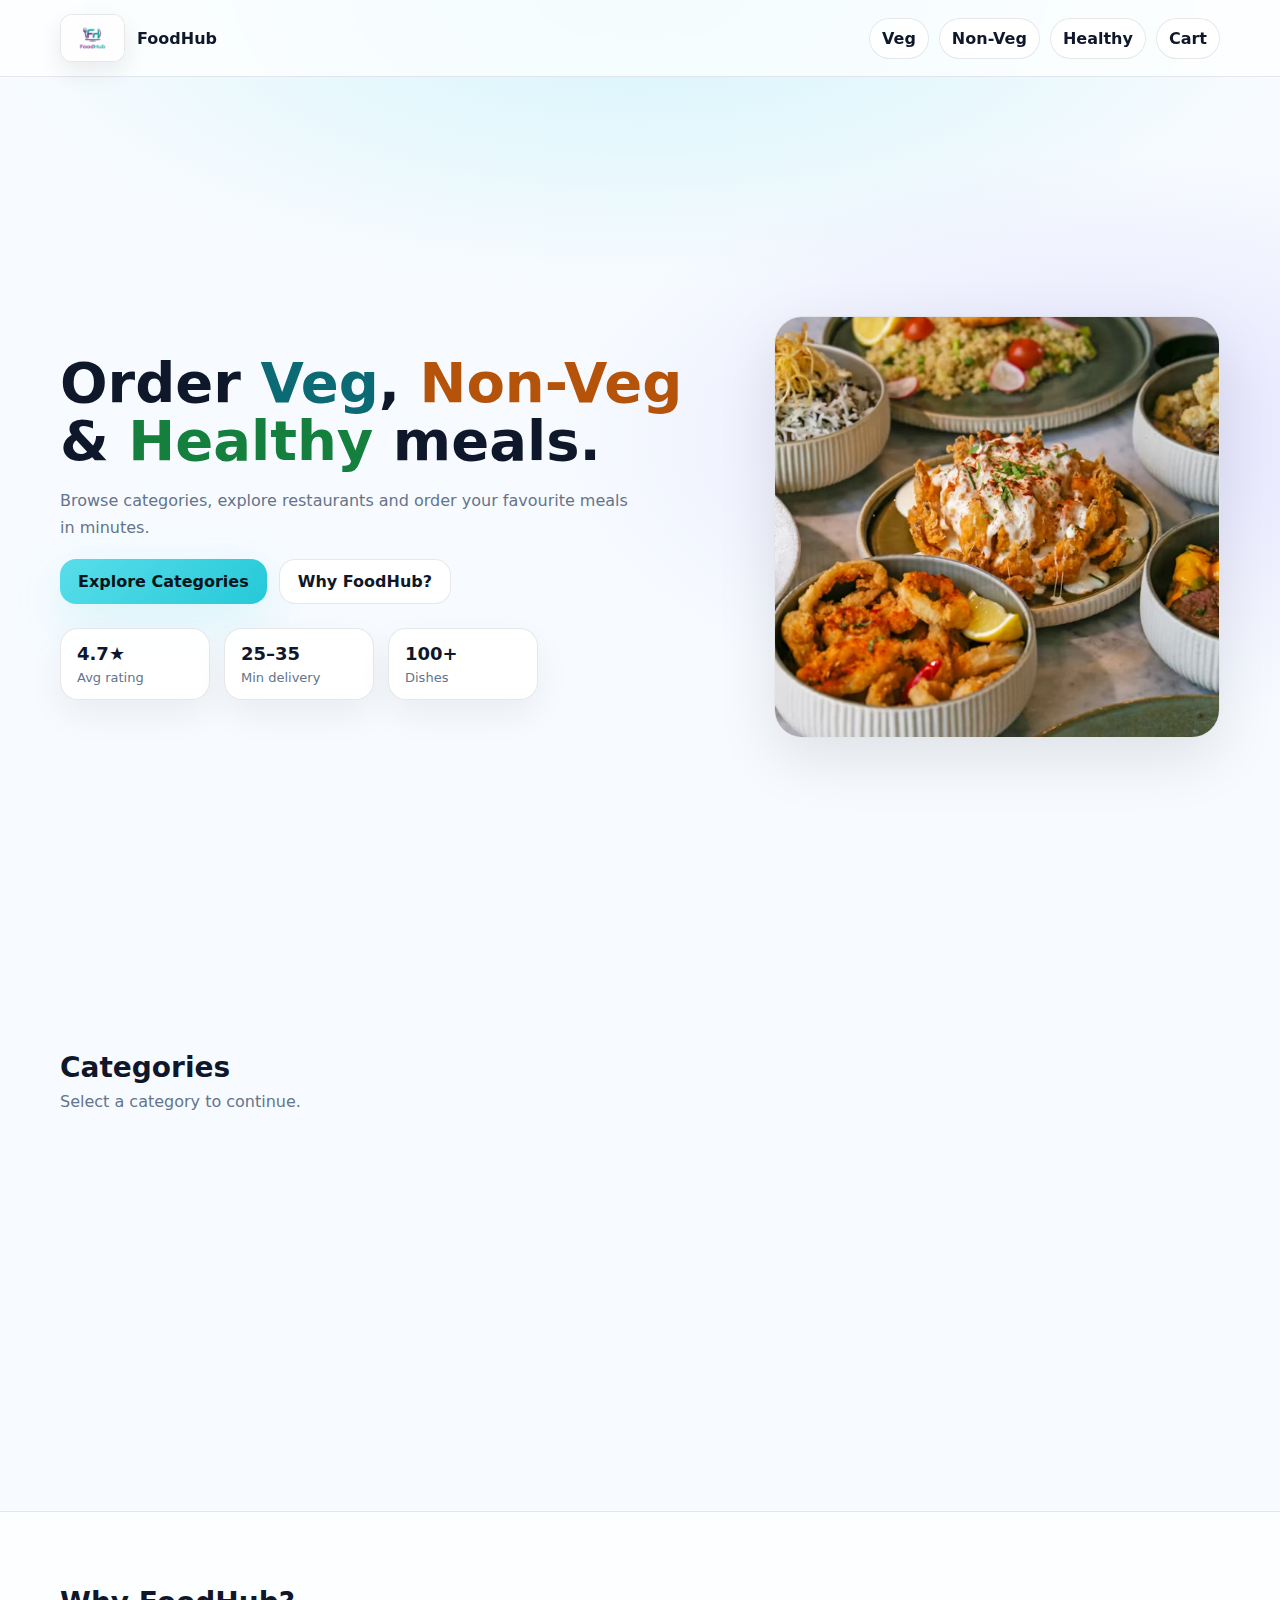
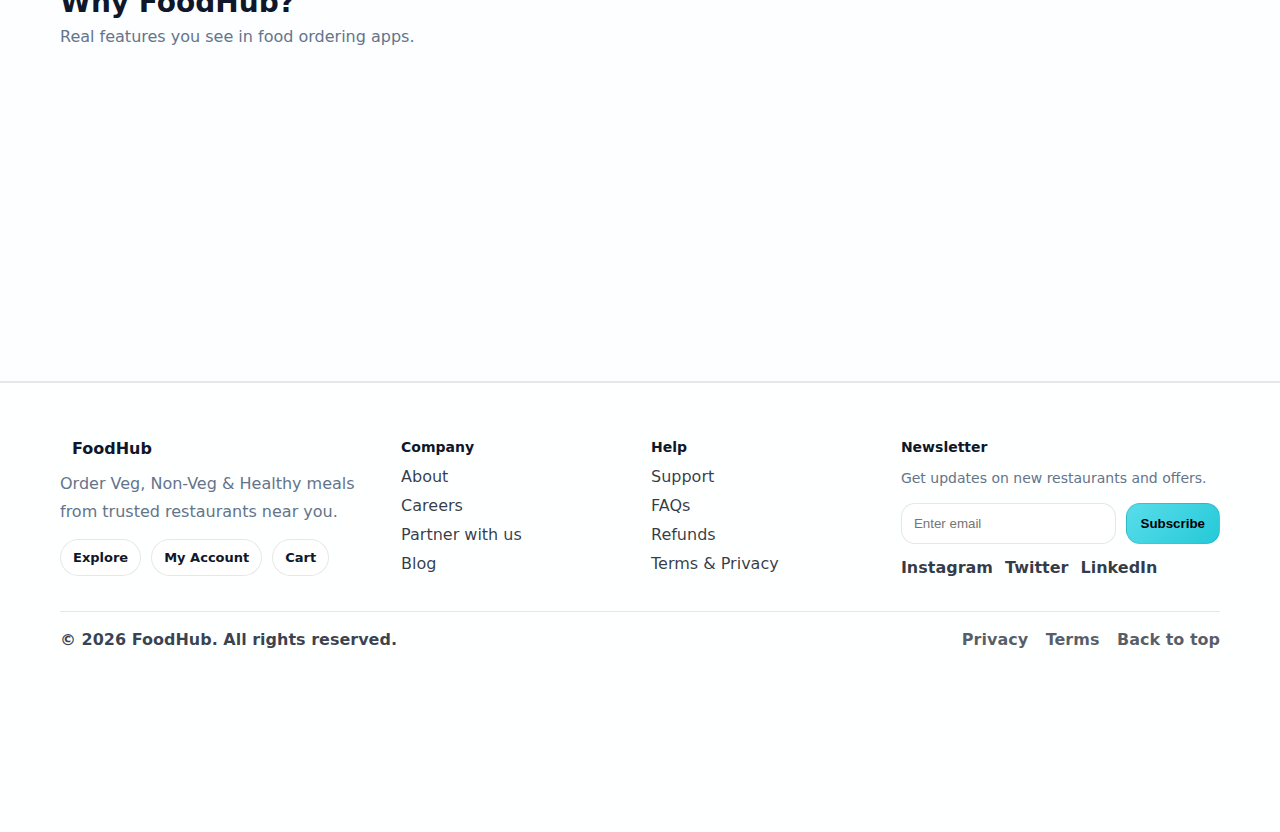
<file: index.html>
<!doctype html>
<html lang="en">
<head>
  <meta charset="UTF-8" />
  <meta name="viewport" content="width=device-width, initial-scale=1.0" />
  <title>FoodHub</title>
  <link rel="stylesheet" href="index.css" />
</head>
<body>
  <header class="nav" id="top">
    <div class="wrap nav-inner">
      <a class="brand" href="index.html" aria-label="FoodHub Home">
      <img class="brand-logo" src="./home-page/foodhublogo2.png" alt="FoodHub Logo" />
      <span class="brand-text">FoodHub</span>
      </a>
      <nav class="menu" aria-label="Primary">
        <a class="menu-link" href="./veg-part/veg.html">Veg</a>
        <a class="menu-link" href="./nonveg-part/nonveg.html">Non-Veg</a>
        <a class="menu-link" href="./healthy-part/healthy.html">Healthy</a>
        <a class="menu-link" href="./cart-part/cart.html">Cart</a>
      </nav>
    </div>
  </header>

  <main>
    <section class="hero">
      <div class="wrap hero-grid">
        <div class="hero-left">
          <h1 class="title">
            Order <span class="t1">Veg</span>, <span class="t2">Non-Veg</span> & <span class="t3">Healthy</span> meals.
          </h1>

          <p class="sub">
            Browse categories, explore restaurants and order your favourite meals in minutes.
          </p>

          <div class="cta">
            <a class="btn primary" href="#categories">Explore Categories</a>
            <a class="btn ghost" href="#features">Why FoodHub?</a>
          </div>

          <div class="stats">
            <div class="stat">
              <div class="statN">4.7★</div>
              <div class="statL">Avg rating</div>
            </div>
            <div class="stat">
              <div class="statN">25–35</div>
              <div class="statL">Min delivery</div>
            </div>
            <div class="stat">
              <div class="statN">100+</div>
              <div class="statL">Dishes</div>
            </div>
          </div>
        </div>

        <div class="hero-right">
          <div class="hero-imgWrap imgHover">
            <img class="hero-img" src="./home-page/mainpage.avif" alt="Food" />
          </div>
        </div>
      </div>
    </section>

    <section class="section" id="categories">
      <div class="wrap">
        <div class="section-head">
          <h2>Categories</h2>
          <p>Select a category to continue.</p>
        </div>

        <div class="card-grid">
          <a class="card reveal" href="../veg-part/veg.html">
            <div class="card-media imgHover">
              <img src="./home-page/vegpart.avif" alt="Veg food" />
            </div>
            <div class="card-body">
              <h3>Vegetarian</h3>
              <p>Fresh veg meals, thali, paneer, bowls and more.</p>
            </div>
          </a>

          <a class="card reveal" href="../nonveg-part/nonveg.html">
            <div class="card-media imgHover">
              <img src="./home-page/nonveg.avif" alt="Non veg food" />
            </div>
            <div class="card-body">
              <h3>Non-Veg</h3>
              <p>Biryani, kebabs, chicken bowls — rich and satisfying.</p>
            </div>
          </a>

          <a class="card reveal" href="../healthy-part/healthy.html">
            <div class="card-media imgHover">
              <img src="./home-page/healthypart.avif" alt="Healthy food" />
            </div>
            <div class="card-body">
              <h3>Healthy</h3>
              <p>Vegan, keto, low-oil, high-protein balanced meals.</p>
            </div>
          </a>
        </div>
      </div>
    </section>

    <section class="section alt" id="features">
      <div class="wrap">
        <div class="section-head">
          <h2>Why FoodHub?</h2>
          <p>Real features you see in food ordering apps.</p>
        </div>

        <div class="feature-grid bigFeatures">
          <div class="feature reveal">
            <h4>Live order tracking</h4>
            <p>Track order status from kitchen to doorstep.</p>
          </div>

          <div class="feature reveal">
            <h4>Top restaurants</h4>
            <p>Verified restaurants with ratings & popular dishes.</p>
          </div>

          <div class="feature reveal">
            <h4>Offers & coupons</h4>
            <p>Apply promo codes and get instant discounts.</p>
          </div>

          <div class="feature reveal">
            <h4>Multiple payments</h4>
            <p>UPI, card, wallet, COD — choose your way.</p>
          </div>

          <div class="feature reveal">
            <h4>Favourite dishes</h4>
            <p>Save restaurants and reorder quickly anytime.</p>
          </div>

          <div class="feature reveal">
            <h4>Schedule orders</h4>
            <p>Order now or schedule for later delivery.</p>
          </div>

          <div class="feature reveal">
            <h4>Order history</h4>
            <p>View previous orders and repeat in one click.</p>
          </div>

          <div class="feature reveal">
            <h4>Support & refunds</h4>
            <p>Help section for issues, refunds and queries.</p>
          </div>
        </div>
      </div>
    </section>

    <footer class="footerBig">
      <div class="wrap footerGrid">
        <div class="footCol">
          <div class="brand foot-brand">
            <span class="mark small"></span>
            <span class="brand-text">FoodHub</span>
          </div>
          <p class="footText">
            Order Veg, Non-Veg & Healthy meals from trusted restaurants near you.
          </p>

          <div class="footBadges">
            <a class="badge" href="#categories">Explore</a>
            <a class="badge" href="account.html">My Account</a>
            <a class="badge" href="cart.html">Cart</a>
          </div>
        </div>

        <div class="footCol">
          <h4 class="footTitle">Company</h4>
          <a class="footLink" href="#">About</a>
          <a class="footLink" href="#">Careers</a>
          <a class="footLink" href="#">Partner with us</a>
          <a class="footLink" href="#">Blog</a>
        </div>

        <div class="footCol">
          <h4 class="footTitle">Help</h4>
          <a class="footLink" href="#">Support</a>
          <a class="footLink" href="#">FAQs</a>
          <a class="footLink" href="#">Refunds</a>
          <a class="footLink" href="#">Terms & Privacy</a>
        </div>

        <div class="footCol">
          <h4 class="footTitle">Newsletter</h4>
          <p class="footText small">
            Get updates on new restaurants and offers.
          </p>

          <form class="news" onsubmit="return false;">
            <input class="newsInput" type="email" placeholder="Enter email" />
            <button class="newsBtn" type="button">Subscribe</button>
          </form>

          <div class="socialRow">
            <a class="social" href="#">Instagram</a>
            <a class="social" href="#">Twitter</a>
            <a class="social" href="#">LinkedIn</a>
          </div>
        </div>
      </div>

      <div class="wrap bottomBar">
        <span>© <span id="year"></span> FoodHub. All rights reserved.</span>
        <span class="bottomLinks">
          <a href="#">Privacy</a>
          <a href="#">Terms</a>
          <a href="#top">Back to top</a>
        </span>
      </div>
    </footer>
  </main>

  <script src="index.js"></script>
</body>
</html>
</file>
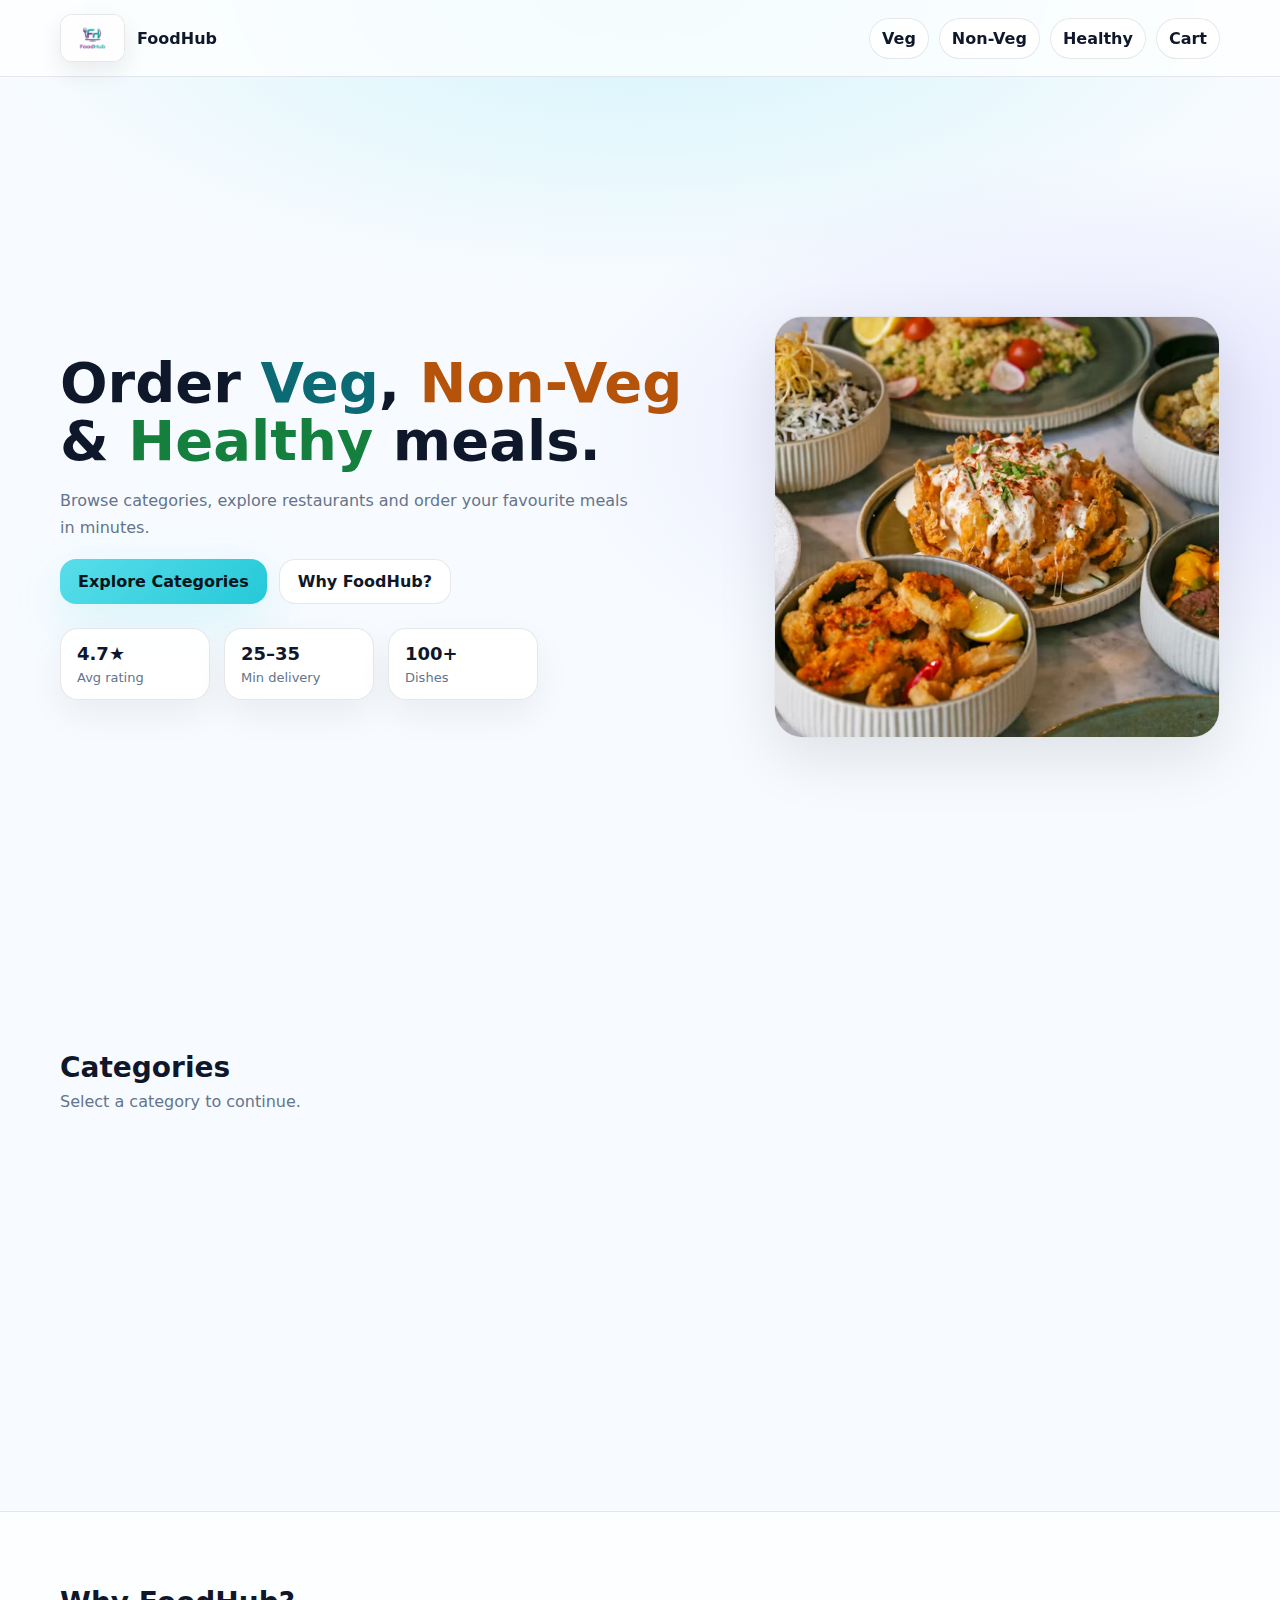
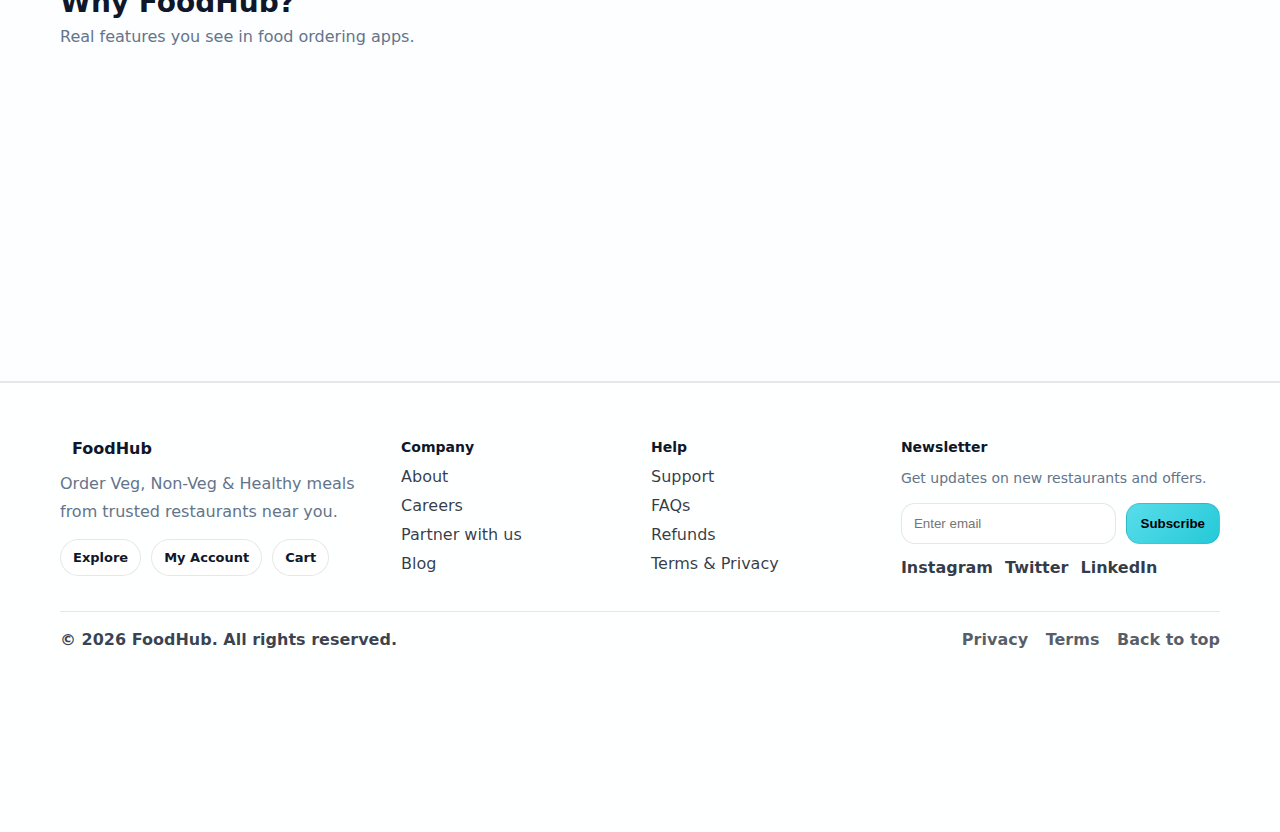
<file: home-page/index.html>
<!doctype html>
<html lang="en">
<head>
  <meta charset="UTF-8" />
  <meta name="viewport" content="width=device-width, initial-scale=1.0" />
  <title>FoodHub</title>
  <link rel="stylesheet" href="index.css" />
</head>
<body>
  <header class="nav" id="top">
    <div class="wrap nav-inner">
      <a class="brand" href="index.html" aria-label="FoodHub Home">
      <img class="brand-logo" src="foodhublogo2.png" alt="FoodHub Logo" />
      <span class="brand-text">FoodHub</span>
      </a>
      <nav class="menu" aria-label="Primary">
        <a class="menu-link" href="../veg-part/veg.html">Veg</a>
        <a class="menu-link" href="../nonveg-part/nonveg.html">Non-Veg</a>
        <a class="menu-link" href="../healthy-part/healthy.html">Healthy</a>
        <a class="menu-link" href="../cart-part/cart.html">Cart</a>
      </nav>
    </div>
  </header>

  <main>
    <section class="hero">
      <div class="wrap hero-grid">
        <div class="hero-left">
          <h1 class="title">
            Order <span class="t1">Veg</span>, <span class="t2">Non-Veg</span> & <span class="t3">Healthy</span> meals.
          </h1>

          <p class="sub">
            Browse categories, explore restaurants and order your favourite meals in minutes.
          </p>

          <div class="cta">
            <a class="btn primary" href="#categories">Explore Categories</a>
            <a class="btn ghost" href="#features">Why FoodHub?</a>
          </div>

          <div class="stats">
            <div class="stat">
              <div class="statN">4.7★</div>
              <div class="statL">Avg rating</div>
            </div>
            <div class="stat">
              <div class="statN">25–35</div>
              <div class="statL">Min delivery</div>
            </div>
            <div class="stat">
              <div class="statN">100+</div>
              <div class="statL">Dishes</div>
            </div>
          </div>
        </div>

        <div class="hero-right">
          <div class="hero-imgWrap imgHover">
            <img class="hero-img" src="mainpage.avif" alt="Food" />
          </div>
        </div>
      </div>
    </section>

    <section class="section" id="categories">
      <div class="wrap">
        <div class="section-head">
          <h2>Categories</h2>
          <p>Select a category to continue.</p>
        </div>

        <div class="card-grid">
          <a class="card reveal" href="../veg-part/veg.html">
            <div class="card-media imgHover">
              <img src="vegpart.avif" alt="Veg food" />
            </div>
            <div class="card-body">
              <h3>Vegetarian</h3>
              <p>Fresh veg meals, thali, paneer, bowls and more.</p>
            </div>
          </a>

          <a class="card reveal" href="../nonveg-part/nonveg.html">
            <div class="card-media imgHover">
              <img src="nonveg.avif" alt="Non veg food" />
            </div>
            <div class="card-body">
              <h3>Non-Veg</h3>
              <p>Biryani, kebabs, chicken bowls — rich and satisfying.</p>
            </div>
          </a>

          <a class="card reveal" href="../healthy-part/healthy.html">
            <div class="card-media imgHover">
              <img src="healthypart.avif" alt="Healthy food" />
            </div>
            <div class="card-body">
              <h3>Healthy</h3>
              <p>Vegan, keto, low-oil, high-protein balanced meals.</p>
            </div>
          </a>
        </div>
      </div>
    </section>

    <section class="section alt" id="features">
      <div class="wrap">
        <div class="section-head">
          <h2>Why FoodHub?</h2>
          <p>Real features you see in food ordering apps.</p>
        </div>

        <div class="feature-grid bigFeatures">
          <div class="feature reveal">
            <h4>Live order tracking</h4>
            <p>Track order status from kitchen to doorstep.</p>
          </div>

          <div class="feature reveal">
            <h4>Top restaurants</h4>
            <p>Verified restaurants with ratings & popular dishes.</p>
          </div>

          <div class="feature reveal">
            <h4>Offers & coupons</h4>
            <p>Apply promo codes and get instant discounts.</p>
          </div>

          <div class="feature reveal">
            <h4>Multiple payments</h4>
            <p>UPI, card, wallet, COD — choose your way.</p>
          </div>

          <div class="feature reveal">
            <h4>Favourite dishes</h4>
            <p>Save restaurants and reorder quickly anytime.</p>
          </div>

          <div class="feature reveal">
            <h4>Schedule orders</h4>
            <p>Order now or schedule for later delivery.</p>
          </div>

          <div class="feature reveal">
            <h4>Order history</h4>
            <p>View previous orders and repeat in one click.</p>
          </div>

          <div class="feature reveal">
            <h4>Support & refunds</h4>
            <p>Help section for issues, refunds and queries.</p>
          </div>
        </div>
      </div>
    </section>

    <footer class="footerBig">
      <div class="wrap footerGrid">
        <div class="footCol">
          <div class="brand foot-brand">
            <span class="mark small"></span>
            <span class="brand-text">FoodHub</span>
          </div>
          <p class="footText">
            Order Veg, Non-Veg & Healthy meals from trusted restaurants near you.
          </p>

          <div class="footBadges">
            <a class="badge" href="#categories">Explore</a>
            <a class="badge" href="account.html">My Account</a>
            <a class="badge" href="cart.html">Cart</a>
          </div>
        </div>

        <div class="footCol">
          <h4 class="footTitle">Company</h4>
          <a class="footLink" href="#">About</a>
          <a class="footLink" href="#">Careers</a>
          <a class="footLink" href="#">Partner with us</a>
          <a class="footLink" href="#">Blog</a>
        </div>

        <div class="footCol">
          <h4 class="footTitle">Help</h4>
          <a class="footLink" href="#">Support</a>
          <a class="footLink" href="#">FAQs</a>
          <a class="footLink" href="#">Refunds</a>
          <a class="footLink" href="#">Terms & Privacy</a>
        </div>

        <div class="footCol">
          <h4 class="footTitle">Newsletter</h4>
          <p class="footText small">
            Get updates on new restaurants and offers.
          </p>

          <form class="news" onsubmit="return false;">
            <input class="newsInput" type="email" placeholder="Enter email" />
            <button class="newsBtn" type="button">Subscribe</button>
          </form>

          <div class="socialRow">
            <a class="social" href="#">Instagram</a>
            <a class="social" href="#">Twitter</a>
            <a class="social" href="#">LinkedIn</a>
          </div>
        </div>
      </div>

      <div class="wrap bottomBar">
        <span>© <span id="year"></span> FoodHub. All rights reserved.</span>
        <span class="bottomLinks">
          <a href="#">Privacy</a>
          <a href="#">Terms</a>
          <a href="#top">Back to top</a>
        </span>
      </div>
    </footer>
  </main>

  <script src="index.js"></script>
</body>
</html>
</file>
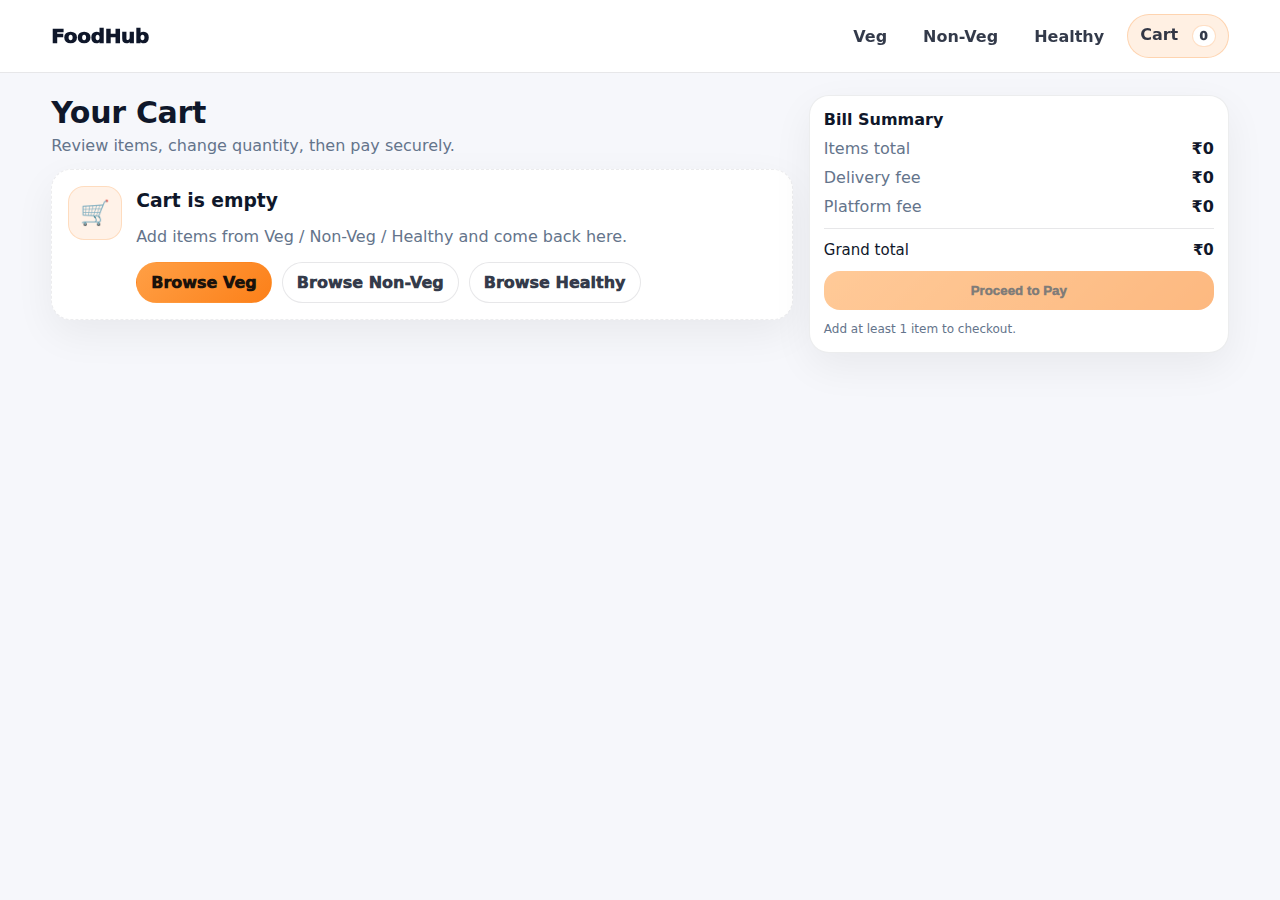
<file: cart-part/cart.html>
<!doctype html>
<html lang="en">
<head>
  <meta charset="UTF-8" />
  <meta name="viewport" content="width=device-width, initial-scale=1.0" />
  <title>FoodHub • Cart</title>
  <link rel="stylesheet" href="cart.css" />
</head>
<body>

  <!-- NAVBAR (same theme, no search, no location) -->
  <header class="topbar">
    <div class="wrap topbar-inner">
      <a class="brand" href="../index.html"aria-label="FoodHub Home">
        <span class="brand-text">FoodHub</span>
      </a>

      <nav class="rightNav" aria-label="Primary">
        <a class="navItem" href="../veg-part/veg.html">Veg</a>
        <a class="navItem" href="../nonveg-part/nonveg.html">Non-Veg</a>
        <a class="navItem" href="../healthy-part/healthy.html">Healthy</a>

        <a class="navItem cartBtn active" href="../cart-part/cart.html">
          Cart <span class="cartCount" id="navCartCount">0</span>
        </a>
      </nav>
    </div>
  </header>

  <!-- PAGE -->
  <main class="wrap page">
    <section class="cartLeft">
      <div class="pageHead">
        <h1>Your Cart</h1>
        <p class="muted">Review items, change quantity, then pay securely.</p>
      </div>

      <!-- EMPTY STATE -->
      <div class="card emptyCard" id="emptyState" hidden>
        <div class="emptyInner">
          <div class="emptyIcon" aria-hidden="true">🛒</div>
          <div>
            <h3>Cart is empty</h3>
            <p class="muted">Add items from Veg / Non-Veg / Healthy and come back here.</p>
            <div class="emptyActions">
              <a class="btn primary" href="../veg-part/veg.html">Browse Veg</a>
              <a class="btn ghost" href="../nonveg-part/nonveg.html">Browse Non-Veg</a>
              <a class="btn ghost" href="../healthy-part/healthy.html">Browse Healthy</a>
            </div>
          </div>
        </div>
      </div>

      <!-- ITEMS -->
      <div class="card itemsCard" id="itemsCard">
        <div class="itemsTop">
          <h3>Items</h3>
          <button class="linkBtn danger" id="clearCartBtn" type="button">Clear cart</button>
        </div>

        <div class="itemsList" id="itemsList"></div>
      </div>
    </section>

    <!-- RIGHT SUMMARY -->
    <aside class="cartRight">
      <div class="card billCard">
        <h3>Bill Summary</h3>

        <div class="billRows">
          <div class="row">
            <span class="muted">Items total</span>
            <strong id="itemsTotal">₹0</strong>
          </div>
          <div class="row">
            <span class="muted">Delivery fee</span>
            <strong id="deliveryFee">₹0</strong>
          </div>
          <div class="row">
            <span class="muted">Platform fee</span>
            <strong id="platformFee">₹0</strong>
          </div>
        </div>

        <div class="divider"></div>

        <div class="row grand">
          <span>Grand total</span>
          <strong id="grandTotal">₹0</strong>
        </div>

        <button class="payBtn" id="proceedBtn" type="button">
          Proceed to Pay
        </button>

        <p class="tiny muted" id="hintText">Add at least 1 item to checkout.</p>
      </div>
      </div>
    </aside>
  </main>

  <!-- CHECKOUT MODAL -->
  <div class="modal" id="checkoutModal" aria-hidden="true">
    <div class="modalCard" role="dialog" aria-modal="true" aria-labelledby="checkoutTitle">
      <div class="modalTop">
        <strong id="checkoutTitle">Checkout</strong>
        <button class="xBtn" id="closeCheckout" type="button">✕</button>
      </div>

      <div class="modalBody">
        <div class="formGrid">
          <div class="field">
            <label for="custName">Name</label>
            <input id="custName" type="text" placeholder="Your name" />
          </div>

          <div class="field">
            <label for="custPhone">Phone</label>
            <input id="custPhone" type="tel" placeholder="10-digit mobile number" />
          </div>

          <div class="field full">
            <label for="custAddress">Delivery address</label>
            <textarea id="custAddress" rows="3" placeholder="House no, street, area, city"></textarea>
          </div>

          <div class="field full">
            <label>Payment method</label>
            <div class="payMethods" id="payMethods">
              <button class="pm active" type="button" data-method="upi">UPI</button>
              <button class="pm" type="button" data-method="card">Card</button>
              <button class="pm" type="button" data-method="cod">Cash on Delivery</button>
            </div>
          </div>

          <div class="field full" id="upiBox">
            <label for="upiId">UPI ID</label>
            <input id="upiId" type="text" placeholder="example@upi" />
          </div>

          <div class="field full" id="cardBox" hidden>
            <div class="cardGrid">
              <div class="field">
                <label for="cardNo">Card number</label>
                <input id="cardNo" type="text" placeholder="1234 5678 9012 3456" />
              </div>
              <div class="field">
                <label for="cardName">Name on card</label>
                <input id="cardName" type="text" placeholder="Your name" />
              </div>
              <div class="field">
                <label for="cardExp">Expiry</label>
                <input id="cardExp" type="text" placeholder="MM/YY" />
              </div>
              <div class="field">
                <label for="cardCvv">CVV</label>
                <input id="cardCvv" type="password" placeholder="***" />
              </div>
            </div>
          </div>

          <div class="summaryStrip">
            <span class="muted">Payable</span>
            <strong id="modalGrand">₹0</strong>
          </div>

          <button class="payNow" id="payNowBtn" type="button">
            Pay Now
          </button>
        </div>
      </div>
    </div>
  </div>

  <!-- SUCCESS MODAL -->
  <div class="modal" id="successModal" aria-hidden="true">
    <div class="modalCard successCard" role="dialog" aria-modal="true" aria-labelledby="successTitle">
      <div class="successIcon">✅</div>
      <h3 id="successTitle">Order Successful</h3>
      <p class="muted" id="successText">Your order has been placed successfully.</p>

      <div class="successActions">
        <a class="btn primary" href="../veg-part/veg.html">Order More</a>
        <button class="btn ghost" id="closeSuccess" type="button">Close</button>
      </div>
    </div>
  </div>

  <script src="cart.js"></script>
</body>
</html>
</file>
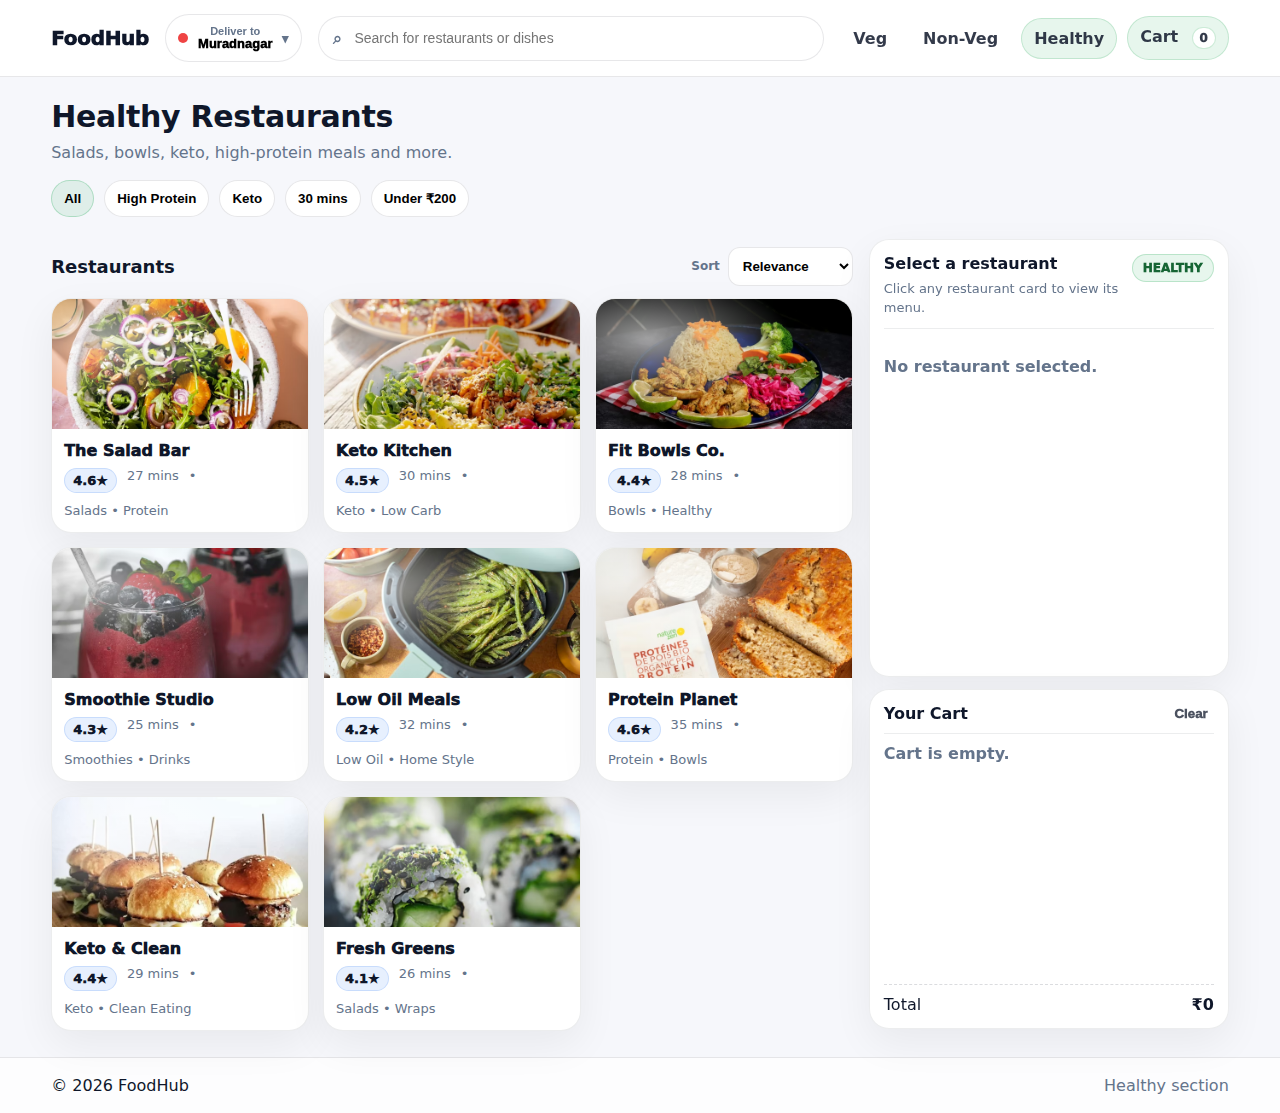
<file: healthy-part/healthy.html>
<!doctype html>
<html lang="en">
<head>
  <meta charset="UTF-8" />
  <meta name="viewport" content="width=device-width, initial-scale=1.0" />
  <title>FoodHub • Healthy</title>
  <link rel="stylesheet" href="healthy.css" />
</head>
<body>

  <!-- ✅ NAVBAR (same as Veg structure) -->
  <header class="topbar">
    <div class="wrap topbar-inner">
      <!-- Brand -->
      <a class="brand" href="../index.html" aria-label="FoodHub Home">
        <span class="brand-text">FoodHub</span>
      </a>

      <!-- Location -->
      <button class="loc" id="locBtn" title="Location">
        <span class="loc-dot"></span>
        <span class="loc-text">
          <span class="loc-title">Deliver to</span>
          <span class="loc-place" id="locPlace">Muradnagar</span>
        </span>
        <span class="loc-caret">▾</span>
      </button>

      <!-- Search -->
      <div class="search bigSearch">
        <span class="sIcon">⌕</span>
        <input id="search" type="text" placeholder="Search for restaurants or dishes" />
      </div>

      <!-- Right Nav -->
      <nav class="rightNav" aria-label="Primary">
        <a class="navItem" href="../veg-part/veg.html">Veg</a>
        <a class="navItem" href="../nonveg-part/nonveg.html">Non-Veg</a>
        <a class="navItem active" href="healthy.html">Healthy</a>

        <a class="navItem cartBtn" href="../cart-part/cart.html">
          Cart <span class="cartCount" id="cartCount">0</span>
        </a>
      </nav>
    </div>
  </header>

  <section class="hero">
    <div class="wrap hero-inner">
      <div class="hero-left">
        <h1>Healthy Restaurants</h1>
        <p>Salads, bowls, keto, high-protein meals and more.</p>
      </div>

      <div class="chips" role="group" aria-label="Quick filters">
        <button class="chip active" data-chip="all">All</button>
        <button class="chip" data-chip="highprotein">High Protein</button>
        <button class="chip" data-chip="keto">Keto</button>
        <button class="chip" data-chip="under30">30 mins</button>
        <button class="chip" data-chip="under200">Under ₹200</button>
      </div>
    </div>
  </section>

  <main class="wrap layout">
    <section class="left">
      <div class="section-top">
        <h2 class="h2">Restaurants</h2>
        <div class="sortWrap">
          <label for="sort" class="sortLabel">Sort</label>
          <select id="sort" class="sort">
            <option value="relevance">Relevance</option>
            <option value="rating">Rating</option>
            <option value="eta">Delivery time</option>
          </select>
        </div>
      </div>

      <!-- ✅ Keep all 8 restaurants (same as your original) -->
      <div class="grid" id="restGrid">

        <article class="rest" data-rid="h1" data-name="The Salad Bar" data-rating="4.6" data-eta="27" data-tag="highprotein" data-cuisines="Salads • Protein">
          <div class="rest-img"><img src="salad.avif" alt="The Salad Bar"></div>
          <div class="rest-body">
            <p class="rest-name">The Salad Bar</p>
            <div class="rest-meta">
              <span class="star">4.6★</span><span>27 mins</span><span>•</span><span>Salads • Protein</span>
            </div>
          </div>
          <div class="menu-data" hidden>
            <div class="mi" data-itemid="h1m1" data-cat="Salads" data-name="Greek Salad" data-desc="Fresh veggies + feta style." data-price="189" data-offer="10"></div>
            <div class="mi" data-itemid="h1m2" data-cat="Protein" data-name="Protein Bowl" data-desc="Paneer + beans + greens." data-price="219" data-offer="12"></div>
            <div class="mi" data-itemid="h1m3" data-cat="Wraps" data-name="Veg Wrap" data-desc="Light wrap with sauces." data-price="149" data-offer="0"></div>
          </div>
        </article>

        <article class="rest" data-rid="h2" data-name="Keto Kitchen" data-rating="4.5" data-eta="30" data-tag="keto" data-cuisines="Keto • Low Carb">
          <div class="rest-img"><img src="keto.avif" alt="Keto Kitchen"></div>
          <div class="rest-body">
            <p class="rest-name">Keto Kitchen</p>
            <div class="rest-meta">
              <span class="star">4.5★</span><span>30 mins</span><span>•</span><span>Keto • Low Carb</span>
            </div>
          </div>
          <div class="menu-data" hidden>
            <div class="mi" data-itemid="h2m1" data-cat="Keto" data-name="Keto Paneer Bowl" data-desc="Low carb paneer + veggies." data-price="249" data-offer="10"></div>
            <div class="mi" data-itemid="h2m2" data-cat="Keto" data-name="Zoodle Salad" data-desc="Zucchini noodles + dressing." data-price="199" data-offer="8"></div>
            <div class="mi" data-itemid="h2m3" data-cat="Drinks" data-name="Detox Water" data-desc="Lemon + cucumber." data-price="79" data-offer="0"></div>
          </div>
        </article>

        <article class="rest" data-rid="h3" data-name="Fit Bowls Co." data-rating="4.4" data-eta="28" data-tag="highprotein" data-cuisines="Bowls • Healthy">
          <div class="rest-img"><img src="fit.avif" alt="Fit Bowls Co."></div>
          <div class="rest-body">
            <p class="rest-name">Fit Bowls Co.</p>
            <div class="rest-meta">
              <span class="star">4.4★</span><span>28 mins</span><span>•</span><span>Bowls • Healthy</span>
            </div>
          </div>
          <div class="menu-data" hidden>
            <div class="mi" data-itemid="h3m1" data-cat="Bowls" data-name="Brown Rice Bowl" data-desc="Dal + rice + veggies." data-price="189" data-offer="10"></div>
            <div class="mi" data-itemid="h3m2" data-cat="Bowls" data-name="Quinoa Veg Bowl" data-desc="Quinoa + beans + greens." data-price="239" data-offer="12"></div>
            <div class="mi" data-itemid="h3m3" data-cat="Protein" data-name="Sprouts Power Bowl" data-desc="Sprouts + corn + salad." data-price="179" data-offer="8"></div>
          </div>
        </article>

        <article class="rest" data-rid="h4" data-name="Smoothie Studio" data-rating="4.3" data-eta="25" data-tag="under200" data-cuisines="Smoothies • Drinks">
          <div class="rest-img"><img src="smoothie.avif" alt="Smoothie Studio"></div>
          <div class="rest-body">
            <p class="rest-name">Smoothie Studio</p>
            <div class="rest-meta">
              <span class="star">4.3★</span><span>25 mins</span><span>•</span><span>Smoothies • Drinks</span>
            </div>
          </div>
          <div class="menu-data" hidden>
            <div class="mi" data-itemid="h4m1" data-cat="Smoothies" data-name="Banana Oats Shake" data-desc="Energy smoothie." data-price="149" data-offer="10"></div>
            <div class="mi" data-itemid="h4m2" data-cat="Smoothies" data-name="Berry Blast" data-desc="Mixed berries smoothie." data-price="179" data-offer="0"></div>
            <div class="mi" data-itemid="h4m3" data-cat="Juices" data-name="Orange Juice" data-desc="Fresh juice." data-price="129" data-offer="8"></div>
          </div>
        </article>

        <article class="rest" data-rid="h5" data-name="Low Oil Meals" data-rating="4.2" data-eta="32" data-tag="under200" data-cuisines="Low Oil • Home Style">
          <div class="rest-img"><img src="lowoil.avif" alt="Low Oil Meals"></div>
          <div class="rest-body">
            <p class="rest-name">Low Oil Meals</p>
            <div class="rest-meta">
              <span class="star">4.2★</span><span>32 mins</span><span>•</span><span>Low Oil • Home Style</span>
            </div>
          </div>
          <div class="menu-data" hidden>
            <div class="mi" data-itemid="h5m1" data-cat="Meals" data-name="Dal + Brown Rice" data-desc="Low oil comfort meal." data-price="179" data-offer="10"></div>
            <div class="mi" data-itemid="h5m2" data-cat="Meals" data-name="Seasonal Sabzi + Roti" data-desc="Light meal." data-price="159" data-offer="8"></div>
            <div class="mi" data-itemid="h5m3" data-cat="Salads" data-name="Cucumber Salad" data-desc="Fresh and light." data-price="79" data-offer="0"></div>
          </div>
        </article>

        <article class="rest" data-rid="h6" data-name="Protein Planet" data-rating="4.6" data-eta="35" data-tag="highprotein" data-cuisines="Protein • Bowls">
          <div class="rest-img"><img src="protein.avif" alt="Protein Planet"></div>
          <div class="rest-body">
            <p class="rest-name">Protein Planet</p>
            <div class="rest-meta">
              <span class="star">4.6★</span><span>35 mins</span><span>•</span><span>Protein • Bowls</span>
            </div>
          </div>
          <div class="menu-data" hidden>
            <div class="mi" data-itemid="h6m1" data-cat="Protein" data-name="Paneer Protein Box" data-desc="Paneer + beans + veggies." data-price="259" data-offer="12"></div>
            <div class="mi" data-itemid="h6m2" data-cat="Protein" data-name="Tofu Salad Bowl" data-desc="Tofu + greens + sauce." data-price="239" data-offer="10"></div>
            <div class="mi" data-itemid="h6m3" data-cat="Snacks" data-name="Roasted Makhana" data-desc="Healthy snack." data-price="99" data-offer="0"></div>
          </div>
        </article>

        <article class="rest" data-rid="h7" data-name="Keto & Clean" data-rating="4.4" data-eta="29" data-tag="keto" data-cuisines="Keto • Clean Eating">
          <div class="rest-img"><img src="ketoclean.avif" alt="Keto & Clean"></div>
          <div class="rest-body">
            <p class="rest-name">Keto & Clean</p>
            <div class="rest-meta">
              <span class="star">4.4★</span><span>29 mins</span><span>•</span><span>Keto • Clean Eating</span>
            </div>
          </div>
          <div class="menu-data" hidden>
            <div class="mi" data-itemid="h7m1" data-cat="Keto" data-name="Keto Veg Platter" data-desc="Low carb veg platter." data-price="229" data-offer="10"></div>
            <div class="mi" data-itemid="h7m2" data-cat="Keto" data-name="Avocado Salad" data-desc="Creamy healthy fats." data-price="249" data-offer="12"></div>
            <div class="mi" data-itemid="h7m3" data-cat="Drinks" data-name="Green Tea" data-desc="Light & fresh." data-price="69" data-offer="0"></div>
          </div>
        </article>

        <article class="rest" data-rid="h8" data-name="Fresh Greens" data-rating="4.1" data-eta="26" data-tag="under200" data-cuisines="Salads • Wraps">
          <div class="rest-img"><img src="freshgreen.avif" alt="Fresh Greens"></div>
          <div class="rest-body">
            <p class="rest-name">Fresh Greens</p>
            <div class="rest-meta">
              <span class="star">4.1★</span><span>26 mins</span><span>•</span><span>Salads • Wraps</span>
            </div>
          </div>
          <div class="menu-data" hidden>
            <div class="mi" data-itemid="h8m1" data-cat="Salads" data-name="Sprouts Salad" data-desc="High fiber salad bowl." data-price="149" data-offer="10"></div>
            <div class="mi" data-itemid="h8m2" data-cat="Wraps" data-name="Hummus Veg Wrap" data-desc="Wrap with hummus." data-price="179" data-offer="8"></div>
            <div class="mi" data-itemid="h8m3" data-cat="Snacks" data-name="Fruit Bowl" data-desc="Seasonal fruits." data-price="129" data-offer="0"></div>
          </div>
        </article>

      </div>
    </section>

    <aside class="right">
      <div class="menuCard">
        <div class="menuHead">
          <div>
            <h3 id="menuTitle">Select a restaurant</h3>
            <p id="menuMeta">Click any restaurant card to view its menu.</p>
          </div>
          <span class="menuPill" id="menuPill">HEALTHY</span>
        </div>

        <div class="menuCats" id="menuCats"></div>
        <div class="menuList" id="menuList" data-active-rid=""></div>
      </div>

      <div class="cartCard" id="cart">
        <div class="cartTop">
          <h3>Your Cart</h3>
          <button class="linkBtn" id="clearCart">Clear</button>
        </div>

        <div class="cartList" id="cartList"></div>

        <div class="cartBottom">
          <span>Total</span>
          <strong id="cartTotal">₹0</strong>
        </div>
      </div>
    </aside>
  </main>

  <footer class="footer">
    <div class="wrap foot">
      <span>© <span id="year"></span> FoodHub</span>
      <span class="muted">Healthy section</span>
    </div>
  </footer>

  <script src="healthy.js"></script>
</body>
</html>
</file>
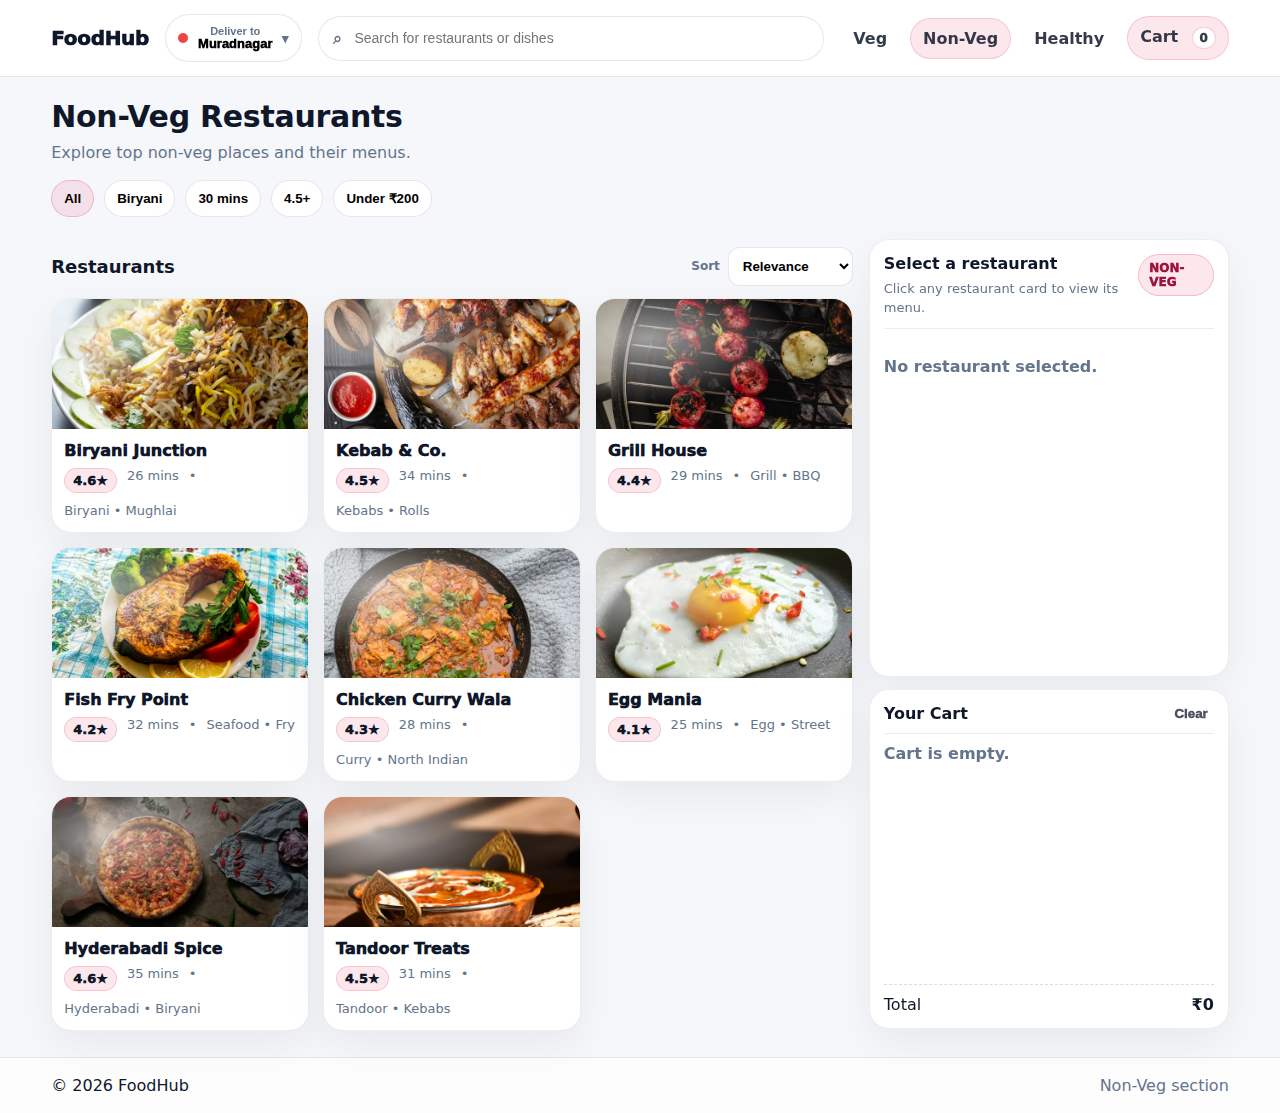
<file: nonveg-part/nonveg.html>
<!doctype html>
<html lang="en">
<head>
  <meta charset="UTF-8" />
  <meta name="viewport" content="width=device-width, initial-scale=1.0" />
  <title>FoodHub • Non-Veg</title>
  <link rel="stylesheet" href="nonveg.css" />
</head>
<body>

<header class="topbar">
  <div class="wrap topbar-inner">

    <a class="brand" href="../home-page/index.html" aria-label="FoodHub Home">
      <span class="brand-text">FoodHub</span>
    </a>

    <button class="loc" id="locBtn" title="Location">
      <span class="loc-dot"></span>
      <span class="loc-text">
        <span class="loc-title">Deliver to</span>
        <span class="loc-place" id="locPlace">Muradnagar</span>
      </span>
      <span class="loc-caret">▾</span>
    </button>

    <div class="search">
      <span class="sIcon">⌕</span>
      <input id="search" type="text" placeholder="Search for restaurants or dishes" />
    </div>

    <nav class="rightNav" aria-label="Primary">
      <a class="navItem" href="../veg-part/veg.html">Veg</a>
      <a class="navItem active" href="nonveg.html">Non-Veg</a>
      <a class="navItem" href="../healthy-part/healthy.html">Healthy</a>
      <a class="navItem cartBtn" href="../cart-part/cart.html">
        Cart <span class="cartCount" id="cartCount">0</span>
      </a>
    </nav>

  </div>
</header>


<section class="hero">
  <div class="wrap hero-inner">
    <div class="hero-left">
      <h1>Non-Veg Restaurants</h1>
      <p>Explore top non-veg places and their menus.</p>
    </div>

    <div class="chips" role="group" aria-label="Quick filters">
      <button class="chip active" data-chip="all">All</button>
      <button class="chip" data-chip="biryani">Biryani</button>
      <button class="chip" data-chip="under30">30 mins</button>
      <button class="chip" data-chip="rating45">4.5+</button>
      <button class="chip" data-chip="under200">Under ₹200</button>
    </div>
  </div>
</section>


<main class="wrap layout">

  <section class="left">
    <div class="section-top">
      <h2 class="h2">Restaurants</h2>
      <div class="sortWrap">
        <label for="sort" class="sortLabel">Sort</label>
        <select id="sort" class="sort">
          <option value="relevance">Relevance</option>
          <option value="rating">Rating</option>
          <option value="eta">Delivery time</option>
        </select>
      </div>
    </div>

    <div class="grid" id="restGrid">

      <article class="rest"
        data-rid="n1"
        data-name="Biryani Junction"
        data-rating="4.6"
        data-eta="26"
        data-tag="biryani"
        data-cuisines="Biryani • Mughlai">
        <div class="rest-img"><img src="biryani.avif" alt="Biryani Junction"></div>
        <div class="rest-body">
          <p class="rest-name">Biryani Junction</p>
          <div class="rest-meta">
            <span class="star">4.6★</span><span>26 mins</span><span>•</span><span>Biryani • Mughlai</span>
          </div>
        </div>
      </article>

      <article class="rest"
        data-rid="n2"
        data-name="Kebab & Co."
        data-rating="4.5"
        data-eta="34"
        data-tag="kebab"
        data-cuisines="Kebabs • Rolls">
        <div class="rest-img"><img src="kebab.avif" alt="Kebab & Co."></div>
        <div class="rest-body">
          <p class="rest-name">Kebab & Co.</p>
          <div class="rest-meta">
            <span class="star">4.5★</span><span>34 mins</span><span>•</span><span>Kebabs • Rolls</span>
          </div>
        </div>
      </article>

      <article class="rest"
        data-rid="n3"
        data-name="Grill House"
        data-rating="4.4"
        data-eta="29"
        data-tag="grill"
        data-cuisines="Grill • BBQ">
        <div class="rest-img"><img src="grill.avif" alt="Grill House"></div>
        <div class="rest-body">
          <p class="rest-name">Grill House</p>
          <div class="rest-meta">
            <span class="star">4.4★</span><span>29 mins</span><span>•</span><span>Grill • BBQ</span>
          </div>
        </div>
      </article>

      <article class="rest"
        data-rid="n4"
        data-name="Fish Fry Point"
        data-rating="4.2"
        data-eta="32"
        data-tag="seafood"
        data-cuisines="Seafood • Fry">
        <div class="rest-img"><img src="fishfry.avif" alt="Fish Fry Point"></div>
        <div class="rest-body">
          <p class="rest-name">Fish Fry Point</p>
          <div class="rest-meta">
            <span class="star">4.2★</span><span>32 mins</span><span>•</span><span>Seafood • Fry</span>
          </div>
        </div>
      </article>

      <article class="rest"
        data-rid="n5"
        data-name="Chicken Curry Wala"
        data-rating="4.3"
        data-eta="28"
        data-tag="curry"
        data-cuisines="Curry • North Indian">
        <div class="rest-img"><img src="chickencurry.avif" alt="Chicken Curry Wala"></div>
        <div class="rest-body">
          <p class="rest-name">Chicken Curry Wala</p>
          <div class="rest-meta">
            <span class="star">4.3★</span><span>28 mins</span><span>•</span><span>Curry • North Indian</span>
          </div>
        </div>
      </article>

      <article class="rest"
        data-rid="n6"
        data-name="Egg Mania"
        data-rating="4.1"
        data-eta="25"
        data-tag="egg"
        data-cuisines="Egg • Street">
        <div class="rest-img"><img src="egg.avif" alt="Egg Mania"></div>
        <div class="rest-body">
          <p class="rest-name">Egg Mania</p>
          <div class="rest-meta">
            <span class="star">4.1★</span><span>25 mins</span><span>•</span><span>Egg • Street</span>
          </div>
        </div>
      </article>

      <article class="rest"
        data-rid="n7"
        data-name="Hyderabadi Spice"
        data-rating="4.6"
        data-eta="35"
        data-tag="biryani"
        data-cuisines="Hyderabadi • Biryani">
        <div class="rest-img"><img src="hyderabadi2.avif" alt="Hyderabadi Spice"></div>
        <div class="rest-body">
          <p class="rest-name">Hyderabadi Spice</p>
          <div class="rest-meta">
            <span class="star">4.6★</span><span>35 mins</span><span>•</span><span>Hyderabadi • Biryani</span>
          </div>
        </div>
      </article>

      <article class="rest"
        data-rid="n8"
        data-name="Tandoor Treats"
        data-rating="4.5"
        data-eta="31"
        data-tag="tandoor"
        data-cuisines="Tandoor • Kebabs">
        <div class="rest-img"><img src="tandoor.avif" alt="Tandoor Treats"></div>
        <div class="rest-body">
          <p class="rest-name">Tandoor Treats</p>
          <div class="rest-meta">
            <span class="star">4.5★</span><span>31 mins</span><span>•</span><span>Tandoor • Kebabs</span>
          </div>
        </div>
      </article>

    </div>


    <!-- ✅ SAME STRUCTURE AS VEG -->
    <div id="menuData" style="display:none;">

      <div class="menuBlock" data-rid="n1">
        <div class="mItem" data-id="n1m1" data-cat="Biryani" data-name="Chicken Biryani" data-desc="Hyderabadi dum biryani." data-price="249" data-offer="10"></div>
        <div class="mItem" data-id="n1m2" data-cat="Biryani" data-name="Mutton Biryani" data-desc="Slow cooked mutton biryani." data-price="299" data-offer="12"></div>
        <div class="mItem" data-id="n1m3" data-cat="Starters" data-name="Chicken 65" data-desc="Spicy deep fried chicken." data-price="199" data-offer="8"></div>
      </div>

      <div class="menuBlock" data-rid="n2">
        <div class="mItem" data-id="n2m1" data-cat="Kebabs" data-name="Chicken Tikka" data-desc="Grilled chicken tikka." data-price="229" data-offer="10"></div>
        <div class="mItem" data-id="n2m2" data-cat="Kebabs" data-name="Seekh Kebab" data-desc="Juicy chicken seekh." data-price="249" data-offer="15"></div>
        <div class="mItem" data-id="n2m3" data-cat="Rolls" data-name="Chicken Roll" data-desc="Loaded chicken roll." data-price="149" data-offer="5"></div>
      </div>

      <div class="menuBlock" data-rid="n3">
        <div class="mItem" data-id="n3m1" data-cat="Grill" data-name="BBQ Chicken" data-desc="Smoky BBQ grilled chicken." data-price="259" data-offer="10"></div>
        <div class="mItem" data-id="n3m2" data-cat="Grill" data-name="Peri Peri Wings" data-desc="Hot peri peri wings." data-price="219" data-offer="12"></div>
        <div class="mItem" data-id="n3m3" data-cat="Combos" data-name="Grill Combo" data-desc="Chicken + fries + dip." data-price="299" data-offer="15"></div>
      </div>

      <div class="menuBlock" data-rid="n4">
        <div class="mItem" data-id="n4m1" data-cat="Seafood" data-name="Fish Fry" data-desc="Crispy masala fish fry." data-price="199" data-offer="10"></div>
        <div class="mItem" data-id="n4m2" data-cat="Seafood" data-name="Fish Curry" data-desc="Coastal fish curry." data-price="229" data-offer="8"></div>
        <div class="mItem" data-id="n4m3" data-cat="Starters" data-name="Prawns Fry" data-desc="Spicy prawns fry." data-price="279" data-offer="12"></div>
      </div>

      <div class="menuBlock" data-rid="n5">
        <div class="mItem" data-id="n5m1" data-cat="Curry" data-name="Butter Chicken" data-desc="Creamy butter chicken." data-price="249" data-offer="10"></div>
        <div class="mItem" data-id="n5m2" data-cat="Curry" data-name="Chicken Curry" data-desc="Desi style curry." data-price="229" data-offer="8"></div>
        <div class="mItem" data-id="n5m3" data-cat="Breads" data-name="Butter Naan" data-desc="Soft butter naan." data-price="49" data-offer="0"></div>
      </div>

      <div class="menuBlock" data-rid="n6">
        <div class="mItem" data-id="n6m1" data-cat="Egg" data-name="Egg Roll" data-desc="Street style egg roll." data-price="99" data-offer="10"></div>
        <div class="mItem" data-id="n6m2" data-cat="Egg" data-name="Egg Curry" data-desc="Egg curry + gravy." data-price="149" data-offer="8"></div>
        <div class="mItem" data-id="n6m3" data-cat="Egg" data-name="Anda Bhurji" data-desc="Spicy bhurji." data-price="129" data-offer="12"></div>
      </div>

      <div class="menuBlock" data-rid="n7">
        <div class="mItem" data-id="n7m1" data-cat="Biryani" data-name="Hyderabadi Chicken Biryani" data-desc="Hyderabadi dum style." data-price="269" data-offer="10"></div>
        <div class="mItem" data-id="n7m2" data-cat="Starters" data-name="Chicken Lollipop" data-desc="Crispy lollipop." data-price="229" data-offer="12"></div>
        <div class="mItem" data-id="n7m3" data-cat="Kebabs" data-name="Chicken Tikka" data-desc="Tikka with mint dip." data-price="239" data-offer="8"></div>
      </div>

      <div class="menuBlock" data-rid="n8">
        <div class="mItem" data-id="n8m1" data-cat="Tandoor" data-name="Chicken Tikka" data-desc="Tikka with mint dip." data-price="229" data-offer="10"></div>
        <div class="mItem" data-id="n8m2" data-cat="Tandoor" data-name="Afghani Chicken" data-desc="Creamy afghani style." data-price="269" data-offer="12"></div>
        <div class="mItem" data-id="n8m3" data-cat="Breads" data-name="Butter Naan" data-desc="Soft naan." data-price="49" data-offer="0"></div>
      </div>

    </div>

  </section>


  <aside class="right">

    <div class="menuCard">
      <div class="menuHead">
        <div>
          <h3 id="menuTitle">Select a restaurant</h3>
          <p id="menuMeta">Click any restaurant card to view its menu.</p>
        </div>
        <span class="menuPill" id="menuPill">NON-VEG</span>
      </div>

      <div class="menuCats" id="menuCats"></div>
      <div class="menuList" id="menuList"></div>
    </div>

    <div class="cartCard" id="cart">
      <div class="cartTop">
        <h3>Your Cart</h3>
        <button class="linkBtn" id="clearCart">Clear</button>
      </div>

      <div class="cartList" id="cartList"></div>

      <div class="cartBottom">
        <span>Total</span>
        <strong id="cartTotal">₹0</strong>
      </div>
    </div>

  </aside>

</main>

<footer class="footer">
  <div class="wrap foot">
    <span>© <span id="year"></span> FoodHub</span>
    <span class="muted">Non-Veg section</span>
  </div>
</footer>

<script src="nonveg.js"></script>
</body>
</html>
</file>
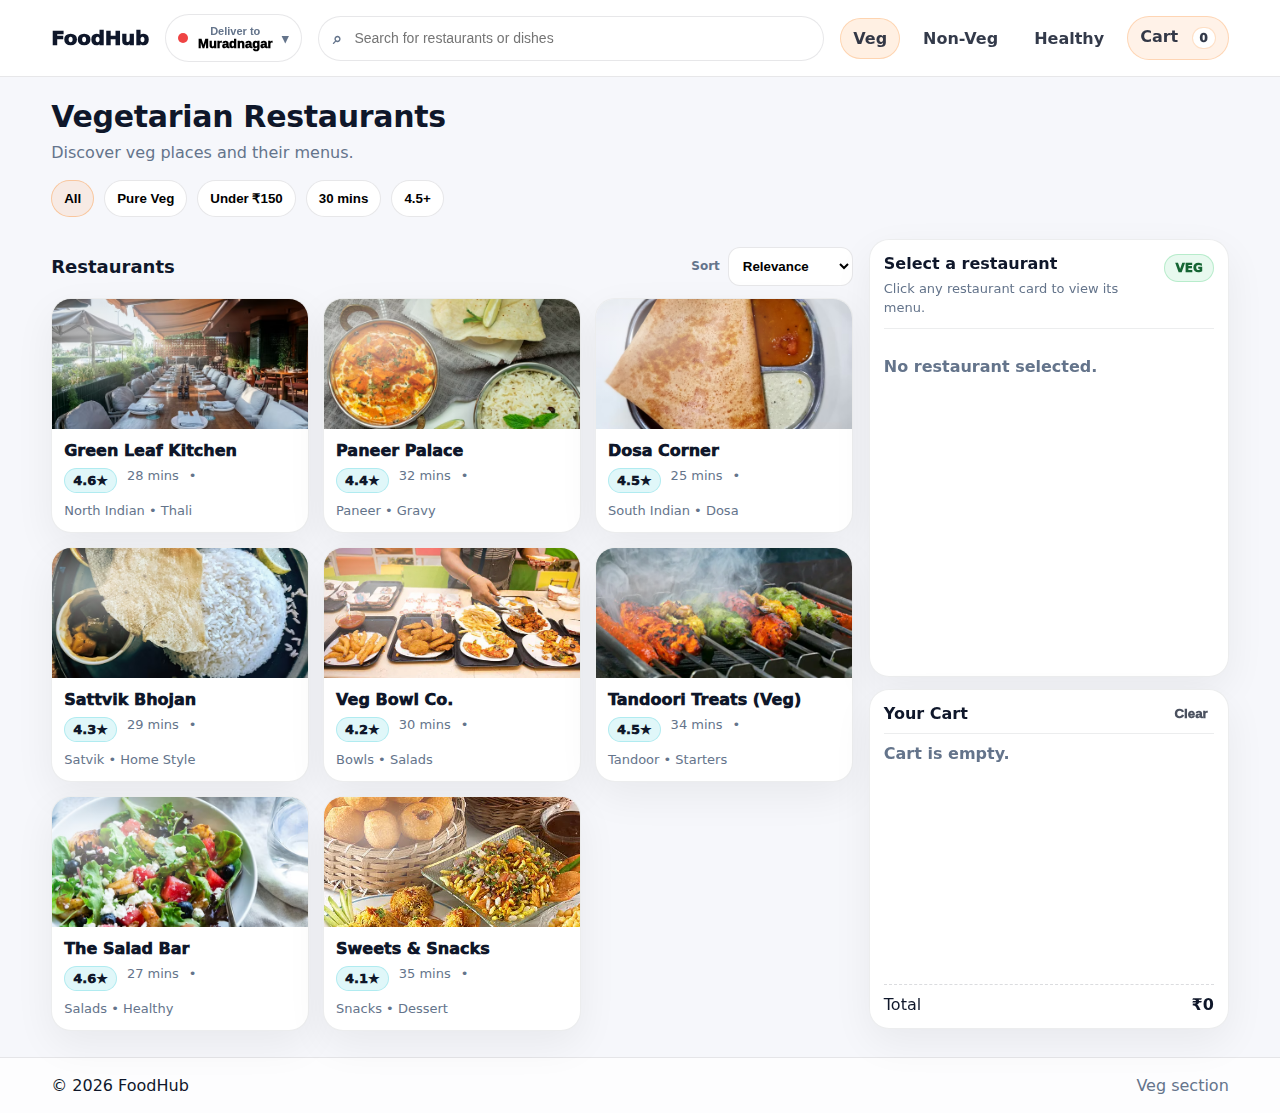
<file: veg-part/veg.html>
<!doctype html>
<html lang="en">
<head>
  <meta charset="UTF-8" />
  <meta name="viewport" content="width=device-width, initial-scale=1.0" />
  <title>FoodHub • Veg</title>
  <link rel="stylesheet" href="veg.css" />
</head>
<body>
  <header class="topbar">
  <div class="wrap topbar-inner">
    <!-- LEFT -->
    <a class="brand" href="../index.html" aria-label="FoodHub Home">
      <span class="brand-text">FoodHub</span>
    </a>

    <!-- LOCATION -->
    <button class="loc" id="locBtn" title="Location">
      <span class="loc-dot"></span>
      <span class="loc-text">
        <span class="loc-title">Deliver to</span>
        <span class="loc-place" id="locPlace">Muradnagar</span>
      </span>
      <span class="loc-caret">▾</span>
    </button>

    <!-- SEARCH -->
    <div class="search bigSearch">
      <span class="sIcon">⌕</span>
      <input id="search" type="text" placeholder="Search for restaurants or dishes" />
    </div>

    <!-- RIGHT NAV -->
    <nav class="rightNav" aria-label="Primary">
      <a class="navItem active" href="veg.html">Veg</a>
      <a class="navItem" href="../nonveg-part/nonveg.html">Non-Veg</a>
      <a class="navItem" href="../healthy-part/healthy.html">Healthy</a>

      <a class="navItem cartBtn" href="../cart-part/cart.html">
        Cart <span class="cartCount" id="cartCount">0</span>
      </a>
    </nav>
  </div>
</header>

  <section class="hero">
    <div class="wrap hero-inner">
      <div class="hero-left">
        <h1>Vegetarian Restaurants</h1>
        <p>Discover veg places and their menus.</p>
      </div>

      <div class="chips" role="group" aria-label="Quick filters">
        <button class="chip active" data-chip="all">All</button>
        <button class="chip" data-chip="pureveg">Pure Veg</button>
        <button class="chip" data-chip="under150">Under ₹150</button>
        <button class="chip" data-chip="under30">30 mins</button>
        <button class="chip" data-chip="rating45">4.5+</button>
      </div>
    </div>
  </section>

  <main class="wrap layout">
    <section class="left">
      <div class="section-top">
        <h2 class="h2">Restaurants</h2>
        <div class="sortWrap">
          <label for="sort" class="sortLabel">Sort</label>
          <select id="sort" class="sort">
            <option value="relevance">Relevance</option>
            <option value="rating">Rating</option>
            <option value="eta">Delivery time</option>
          </select>
        </div>
      </div>

      <div class="grid" id="restGrid">
        <article class="rest" data-rid="r1" data-name="Green Leaf Kitchen" data-rating="4.6" data-eta="28" data-pureveg="true" data-cuisines="North Indian • Thali">
          <div class="rest-img"><img src="greenleaf.avif" alt="Green Leaf Kitchen"></div>
          <div class="rest-body">
            <p class="rest-name">Green Leaf Kitchen</p>
            <div class="rest-meta">
              <span class="star">4.6★</span><span>28 mins</span><span>•</span><span>North Indian • Thali</span>
            </div>
          </div>
        </article>

        <article class="rest" data-rid="r2" data-name="Paneer Palace" data-rating="4.4" data-eta="32" data-pureveg="true" data-cuisines="Paneer • Gravy">
          <div class="rest-img"><img src="paneerplace.avif" alt="Paneer Palace"></div>
          <div class="rest-body">
            <p class="rest-name">Paneer Palace</p>
            <div class="rest-meta">
              <span class="star">4.4★</span><span>32 mins</span><span>•</span><span>Paneer • Gravy</span>
            </div>
          </div>
        </article>

        <article class="rest" data-rid="r3" data-name="Dosa Corner" data-rating="4.5" data-eta="25" data-pureveg="true" data-cuisines="South Indian • Dosa">
          <div class="rest-img"><img src="dosa.avif" alt="Dosa Corner"></div>
          <div class="rest-body">
            <p class="rest-name">Dosa Corner</p>
            <div class="rest-meta">
              <span class="star">4.5★</span><span>25 mins</span><span>•</span><span>South Indian • Dosa</span>
            </div>
          </div>
        </article>

        <article class="rest" data-rid="r4" data-name="Sattvik Bhojan" data-rating="4.3" data-eta="29" data-pureveg="true" data-cuisines="Satvik • Home Style">
          <div class="rest-img"><img src="satwik bhojan.avif" alt="Sattvik Bhojan"></div>
          <div class="rest-body">
            <p class="rest-name">Sattvik Bhojan</p>
            <div class="rest-meta">
              <span class="star">4.3★</span><span>29 mins</span><span>•</span><span>Satvik • Home Style</span>
            </div>
          </div>
        </article>

        <article class="rest" data-rid="r5" data-name="Veg Bowl Co." data-rating="4.2" data-eta="30" data-pureveg="false" data-cuisines="Bowls • Salads">
          <div class="rest-img"><img src="vegbowl.webp" alt="Veg Bowl Co."></div>
          <div class="rest-body">
            <p class="rest-name">Veg Bowl Co.</p>
            <div class="rest-meta">
              <span class="star">4.2★</span><span>30 mins</span><span>•</span><span>Bowls • Salads</span>
            </div>
          </div>
        </article>

        <article class="rest" data-rid="r6" data-name="Tandoori Treats (Veg)" data-rating="4.5" data-eta="34" data-pureveg="true" data-cuisines="Tandoor • Starters">
          <div class="rest-img"><img src="tandoori.webp" alt="Tandoori Treats"></div>
          <div class="rest-body">
            <p class="rest-name">Tandoori Treats (Veg)</p>
            <div class="rest-meta">
              <span class="star">4.5★</span><span>34 mins</span><span>•</span><span>Tandoor • Starters</span>
            </div>
          </div>
        </article>

        <article class="rest" data-rid="r7" data-name="The Salad Bar" data-rating="4.6" data-eta="27" data-pureveg="true" data-cuisines="Salads • Healthy">
          <div class="rest-img"><img src="salad bar.avif" alt="The Salad Bar"></div>
          <div class="rest-body">
            <p class="rest-name">The Salad Bar</p>
            <div class="rest-meta">
              <span class="star">4.6★</span><span>27 mins</span><span>•</span><span>Salads • Healthy</span>
            </div>
          </div>
        </article>

        <article class="rest" data-rid="r8" data-name="Sweets & Snacks" data-rating="4.1" data-eta="35" data-pureveg="true" data-cuisines="Snacks • Dessert">
          <div class="rest-img"><img src="sweetssnacks.webp"Sweets & Snacks"></div>
          <div class="rest-body">
            <p class="rest-name">Sweets & Snacks</p>
            <div class="rest-meta">
              <span class="star">4.1★</span><span>35 mins</span><span>•</span><span>Snacks • Dessert</span>
            </div>
          </div>
        </article>
      </div>

      <div id="menuData" style="display:none;">
        <div class="menuBlock" data-rid="r1">
          <div class="mItem" data-id="m1" data-cat="Thali" data-name="Veg Thali" data-desc="Dal, sabzi, roti, rice, salad." data-price="179" data-offer="15"></div>
          <div class="mItem" data-id="m2" data-cat="Street" data-name="Chole Bhature" data-desc="Spicy chole with fluffy bhature." data-price="149" data-offer="10"></div>
          <div class="mItem" data-id="m3" data-cat="Rice" data-name="Rajma Chawal" data-desc="Comfort bowl with masala rajma." data-price="139" data-offer="20"></div>
        </div>

        <div class="menuBlock" data-rid="r2">
          <div class="mItem" data-id="m4" data-cat="Paneer" data-name="Paneer Butter Masala" data-desc="Creamy tomato gravy paneer." data-price="199" data-offer="12"></div>
          <div class="mItem" data-id="m5" data-cat="Paneer" data-name="Kadai Paneer" data-desc="Kadai masala, capsicum & onion." data-price="189" data-offer="18"></div>
          <div class="mItem" data-id="m6" data-cat="Starters" data-name="Paneer Tikka" data-desc="Grilled paneer with spices." data-price="219" data-offer="10"></div>
        </div>

        <div class="menuBlock" data-rid="r3">
          <div class="mItem" data-id="m7" data-cat="Dosa" data-name="Masala Dosa" data-desc="Crispy dosa with potato filling." data-price="129" data-offer="15"></div>
          <div class="mItem" data-id="m8" data-cat="Idli" data-name="Idli Sambhar" data-desc="Soft idli with sambhar & chutney." data-price="99" data-offer="8"></div>
          <div class="mItem" data-id="m9" data-cat="Uttapam" data-name="Uttapam" data-desc="Veg loaded uttapam." data-price="119" data-offer="12"></div>
        </div>

        <div class="menuBlock" data-rid="r4">
          <div class="mItem" data-id="m10" data-cat="Home" data-name="Aloo Jeera + Roti" data-desc="Light home-style meal." data-price="129" data-offer="10"></div>
          <div class="mItem" data-id="m11" data-cat="Dal" data-name="Dal Tadka + Rice" data-desc="Comfort dal with rice." data-price="149" data-offer="15"></div>
          <div class="mItem" data-id="m12" data-cat="Sabzi" data-name="Seasonal Sabzi + Roti" data-desc="Daily fresh sabzi." data-price="139" data-offer="12"></div>
        </div>

        <div class="menuBlock" data-rid="r5">
          <div class="mItem" data-id="m13" data-cat="Bowls" data-name="Veg Protein Bowl" data-desc="Paneer + beans + veggies." data-price="229" data-offer="10"></div>
          <div class="mItem" data-id="m14" data-cat="Salads" data-name="Sprouts Salad" data-desc="Light & fresh salad bowl." data-price="149" data-offer="20"></div>
          <div class="mItem" data-id="m15" data-cat="Bowls" data-name="Brown Rice Bowl" data-desc="Dal + rice + veggies." data-price="189" data-offer="15"></div>
        </div>

        <div class="menuBlock" data-rid="r6">
          <div class="mItem" data-id="m16" data-cat="Starters" data-name="Hara Bhara Kabab" data-desc="Crispy kababs with mint." data-price="159" data-offer="10"></div>
          <div class="mItem" data-id="m17" data-cat="Starters" data-name="Veg Seekh Kabab" data-desc="Tandoori veg seekh." data-price="169" data-offer="12"></div>
          <div class="mItem" data-id="m18" data-cat="Main" data-name="Veg Biryani" data-desc="Fragrant biryani with raita." data-price="179" data-offer="18"></div>
        </div>

        <div class="menuBlock" data-rid="r7">
          <div class="mItem" data-id="m19" data-cat="Salads" data-name="Greek Salad" data-desc="Fresh veggies + feta style." data-price="189" data-offer="10"></div>
          <div class="mItem" data-id="m20" data-cat="Salads" data-name="Corn & Bean Salad" data-desc="High protein salad bowl." data-price="179" data-offer="12"></div>
          <div class="mItem" data-id="m21" data-cat="Wraps" data-name="Veg Wrap" data-desc="Light wrap with sauces." data-price="149" data-offer="15"></div>
        </div>

        <div class="menuBlock" data-rid="r8">
          <div class="mItem" data-id="m22" data-cat="Snacks" data-name="Samosa (2 pcs)" data-desc="Crispy snack with chutney." data-price="49" data-offer="5"></div>
          <div class="mItem" data-id="m23" data-cat="Snacks" data-name="Kachori (2 pcs)" data-desc="Spicy kachori with sabzi." data-price="69" data-offer="10"></div>
          <div class="mItem" data-id="m24" data-cat="Dessert" data-name="Gulab Jamun (2 pcs)" data-desc="Soft sweet dessert." data-price="79" data-offer="8"></div>
        </div>
      </div>
    </section>

    <aside class="right">
      <div class="menuCard">
        <div class="menuHead">
          <div>
            <h3 id="menuTitle">Select a restaurant</h3>
            <p id="menuMeta">Click any restaurant card to view its menu.</p>
          </div>
          <span class="menuPill" id="menuPill">VEG</span>
        </div>

        <div class="menuCats" id="menuCats"></div>
        <div class="menuList" id="menuList"></div>
      </div>

      <div class="cartCard" id="cart">
        <div class="cartTop">
          <h3>Your Cart</h3>
          <button class="linkBtn" id="clearCart">Clear</button>
        </div>

        <div class="cartList" id="cartList"></div>

        <div class="cartBottom">
          <span>Total</span>
          <strong id="cartTotal">₹0</strong>
        </div>
      </div>
    </aside>
  </main>

  <footer class="footer">
    <div class="wrap foot">
      <span>© <span id="year"></span> FoodHub</span>
      <span class="muted">Veg section</span>
    </div>
  </footer>

  <script src="veg.js"></script>
</body>
</html>
</file>
<file: index.css>
:root{
  --bg:#f7fbff;
  --white:#fff;
  --text:#0f172a;
  --muted:#64748b;
  --line:rgba(15,23,42,.10);

  --teal:#25c9d8;
  --teal2:#59ddea;

  --purple:#6c4cf5;
  --purple2:#a59bff;

  --r:22px;
  --max:1160px;
}

*{ box-sizing:border-box; }
html{ scroll-behavior:smooth; }

body{
  margin:0;
  font-family: system-ui, Arial;
  color:var(--text);
  background:
    radial-gradient(1200px 520px at 50% 0%, rgba(89,221,234,.22), transparent 55%),
    radial-gradient(1000px 520px at 86% 18%, rgba(108,76,245,.14), transparent 55%),
    var(--bg);
}

a{ text-decoration:none; color:inherit; }
.wrap{ width:min(var(--max), 92vw); margin:0 auto; }

.nav{
  position:sticky;
  top:0;
  z-index:50;
  background:rgba(255,255,255,.72);
  backdrop-filter: blur(10px);
  border-bottom:1px solid var(--line);
}

.nav-inner{
  display:flex;
  justify-content:space-between;
  align-items:center;
  padding:14px 0;
}

.brand{
  display:flex;
  align-items:center;
  gap:10px;
  font-weight:900;
}
.brand-logo{
  width:34px;
  height:34px;
  object-fit:cover;
  border-radius:12px;
  border:1px solid var(--line);
  background:rgba(255,255,255,.9);
  box-shadow:0 10px 25px rgba(2,6,23,.08);
}

.brand{
  display:flex;
  align-items:center;
  gap:12px;
  font-weight:900;
}

.brand-logo{
  height:48px;   
  width:auto;   
  object-fit:contain;
}
.menu{
  display:flex;
  gap:10px;
  flex-wrap:wrap;
  justify-content:flex-end;
}

.menu-link{
  padding:10px 12px;
  border-radius:999px;
  border:1px solid var(--line);
  background:rgba(255,255,255,.88);
  font-weight:700;
  transition:.15s;
}

.menu-link:hover{
  transform: translateY(-1px);
  box-shadow:0 14px 35px rgba(2,6,23,.08);
}

.hero{
  height:100vh;
  width:100vw;
  display:flex;
  align-items:center;
}

.hero-grid{
  display:grid;
  grid-template-columns: 1.2fr .8fr;
  gap:44px;
  align-items:center;
}

.title{
  margin:0 0 12px;
  font-size:56px;
  line-height:1.05;
}

.t1{ color:#0b6a74; }
.t2{ color:#b45309; }
.t3{ color:#15803d; }

.sub{
  color:var(--muted);
  line-height:1.7;
  max-width:56ch;
}

.cta{
  margin-top:18px;
  display:flex;
  gap:12px;
  flex-wrap:wrap;
}

.btn{
  padding:12px 18px;
  border-radius:16px;
  font-weight:800;
  display:inline-flex;
  align-items:center;
  justify-content:center;
  transition:.15s;
}

.btn:hover{ transform: translateY(-1px); }

.primary{
  background:linear-gradient(135deg, var(--teal2), var(--teal));
  color:#061319;
  box-shadow:0 18px 50px rgba(37,201,216,.16);
}

.ghost{
  background:rgba(255,255,255,.92);
  border:1px solid var(--line);
}

.stats{
  margin-top:24px;
  display:flex;
  gap:14px;
  flex-wrap:wrap;
}

.stat{
  background:rgba(255,255,255,.92);
  border:1px solid var(--line);
  border-radius:18px;
  padding:14px 16px;
  min-width:150px;
  box-shadow:0 14px 35px rgba(2,6,23,.06);
}

.statN{ font-size:18px; font-weight:900; }
.statL{ font-size:13px; color:var(--muted); margin-top:6px; }

.hero-imgWrap{
  border-radius:28px;
  overflow:hidden;
  border:1px solid var(--line);
  background:rgba(255,255,255,.65);
  box-shadow:0 20px 60px rgba(2,6,23,.10);
}

.hero-img{
  width:100%;
  height:420px;
  object-fit:cover;
  display:block;
}

.section{ padding:74px 0; }

.alt{
  background:rgba(255,255,255,.62);
  border-top:1px solid var(--line);
  border-bottom:1px solid var(--line);
}

.section-head{
  margin-bottom:26px;
  max-width:820px;
}

.section-head h2{ margin:0; font-size:28px; }
.section-head p{ margin:8px 0 0; color:var(--muted); }

.card-grid{
  display:grid;
  grid-template-columns: repeat(3,1fr);
  gap:26px;
}

.card{
  background:var(--white);
  border:1px solid rgba(15,23,42,.08);
  border-radius:var(--r);
  overflow:hidden;
  box-shadow:0 18px 55px rgba(2,6,23,.09);
  transition:.18s;
}

.card:hover{
  transform: translateY(-6px);
  box-shadow:0 26px 80px rgba(2,6,23,.12);
}

.card-media{ height:190px; }
.card-media img{
  width:100%;
  height:100%;
  object-fit:cover;
  display:block;
}

.card-body{ padding:16px 18px 18px; }
.card-body h3{ margin:0 0 8px; }
.card-body p{ margin:0; color:var(--muted); line-height:1.6; font-size:14px; }

.feature-grid{
  display:grid;
  grid-template-columns: repeat(4,1fr);
  gap:14px;
}

.bigFeatures{
  grid-template-columns: repeat(4, 1fr);
}

.feature{
  background:rgba(255,255,255,.92);
  border:1px solid var(--line);
  border-radius:18px;
  padding:16px;
  box-shadow:0 14px 35px rgba(2,6,23,.06);
}

.feature h4{ margin:0 0 8px; font-size:14px; font-weight:900; }
.feature p{ margin:0; color:var(--muted); line-height:1.65; }

.imgHover img{
  transition: transform .35s ease, filter .35s ease;
}

.imgHover:hover img{
  transform: scale(1.06);
  filter: brightness(.95);
}

.footerBig{
  min-height:50vh;
  background:rgba(255,255,255,.82);
  border-top:1px solid var(--line);
  padding:56px 0 26px;
}

.footerGrid{
  display:grid;
  grid-template-columns: 1.4fr 1fr 1fr 1.4fr;
  gap:22px;
  align-items:start;
}

.footTitle{
  margin:0 0 12px;
  font-size:14px;
  font-weight:900;
}

.footText{
  margin:12px 0 0;
  color:var(--muted);
  line-height:1.7;
}

.footText.small{ font-size:14px; margin-top:8px; }

.footLink{
  display:block;
  margin:10px 0;
  color:rgba(15,23,42,.85);
}

.footLink:hover{ text-decoration:underline; }

.footBadges{
  margin-top:14px;
  display:flex;
  gap:10px;
  flex-wrap:wrap;
}

.badge{
  padding:10px 12px;
  border-radius:999px;
  border:1px solid var(--line);
  background:rgba(255,255,255,.95);
  font-weight:800;
  font-size:13px;
}

.news{
  margin-top:12px;
  display:flex;
  gap:10px;
}

.newsInput{
  flex:1;
  padding:12px 12px;
  border-radius:14px;
  border:1px solid var(--line);
  outline:none;
  background:#fff;
}

.newsBtn{
  padding:12px 14px;
  border-radius:14px;
  border:1px solid var(--line);
  background:linear-gradient(135deg, var(--teal2), var(--teal));
  font-weight:900;
  cursor:pointer;
}

.socialRow{
  margin-top:14px;
  display:flex;
  gap:12px;
  flex-wrap:wrap;
}

.social{
  font-weight:800;
  color:rgba(15,23,42,.85);
}

.social:hover{ text-decoration:underline; }

.bottomBar{
  margin-top:28px;
  padding-top:18px;
  border-top:1px solid var(--line);
  display:flex;
  justify-content:space-between;
  gap:12px;
  flex-wrap:wrap;
  color:rgba(15,23,42,.82);
  font-weight:700;
}

.bottomLinks a{
  margin-left:12px;
  opacity:.85;
}

.bottomLinks a:hover{ opacity:1; }

.reveal{
  opacity:0;
  transform: translateY(14px);
  transition: .6s;
}

.show{
  opacity:1;
  transform: translateY(0);
}

@media (max-width: 980px){
  .hero{ height:auto; padding:48px 0 22px; }
  .hero-grid{ grid-template-columns:1fr; gap:22px; }
  .hero-img{ height:320px; }
  .card-grid{ grid-template-columns:1fr; }
  .feature-grid{ grid-template-columns:1fr 1fr; }
  .footerGrid{ grid-template-columns: 1fr 1fr; }
}
</file>
<file: home-page/index.css>
:root{
  --bg:#f7fbff;
  --white:#fff;
  --text:#0f172a;
  --muted:#64748b;
  --line:rgba(15,23,42,.10);

  --teal:#25c9d8;
  --teal2:#59ddea;

  --purple:#6c4cf5;
  --purple2:#a59bff;

  --r:22px;
  --max:1160px;
}

*{ box-sizing:border-box; }
html{ scroll-behavior:smooth; }

body{
  margin:0;
  font-family: system-ui, Arial;
  color:var(--text);
  background:
    radial-gradient(1200px 520px at 50% 0%, rgba(89,221,234,.22), transparent 55%),
    radial-gradient(1000px 520px at 86% 18%, rgba(108,76,245,.14), transparent 55%),
    var(--bg);
}

a{ text-decoration:none; color:inherit; }
.wrap{ width:min(var(--max), 92vw); margin:0 auto; }

.nav{
  position:sticky;
  top:0;
  z-index:50;
  background:rgba(255,255,255,.72);
  backdrop-filter: blur(10px);
  border-bottom:1px solid var(--line);
}

.nav-inner{
  display:flex;
  justify-content:space-between;
  align-items:center;
  padding:14px 0;
}

.brand{
  display:flex;
  align-items:center;
  gap:10px;
  font-weight:900;
}
.brand-logo{
  width:34px;
  height:34px;
  object-fit:cover;
  border-radius:12px;
  border:1px solid var(--line);
  background:rgba(255,255,255,.9);
  box-shadow:0 10px 25px rgba(2,6,23,.08);
}

.brand{
  display:flex;
  align-items:center;
  gap:12px;
  font-weight:900;
}

.brand-logo{
  height:48px;   
  width:auto;   
  object-fit:contain;
}
.menu{
  display:flex;
  gap:10px;
  flex-wrap:wrap;
  justify-content:flex-end;
}

.menu-link{
  padding:10px 12px;
  border-radius:999px;
  border:1px solid var(--line);
  background:rgba(255,255,255,.88);
  font-weight:700;
  transition:.15s;
}

.menu-link:hover{
  transform: translateY(-1px);
  box-shadow:0 14px 35px rgba(2,6,23,.08);
}

.hero{
  height:100vh;
  width:100vw;
  display:flex;
  align-items:center;
}

.hero-grid{
  display:grid;
  grid-template-columns: 1.2fr .8fr;
  gap:44px;
  align-items:center;
}

.title{
  margin:0 0 12px;
  font-size:56px;
  line-height:1.05;
}

.t1{ color:#0b6a74; }
.t2{ color:#b45309; }
.t3{ color:#15803d; }

.sub{
  color:var(--muted);
  line-height:1.7;
  max-width:56ch;
}

.cta{
  margin-top:18px;
  display:flex;
  gap:12px;
  flex-wrap:wrap;
}

.btn{
  padding:12px 18px;
  border-radius:16px;
  font-weight:800;
  display:inline-flex;
  align-items:center;
  justify-content:center;
  transition:.15s;
}

.btn:hover{ transform: translateY(-1px); }

.primary{
  background:linear-gradient(135deg, var(--teal2), var(--teal));
  color:#061319;
  box-shadow:0 18px 50px rgba(37,201,216,.16);
}

.ghost{
  background:rgba(255,255,255,.92);
  border:1px solid var(--line);
}

.stats{
  margin-top:24px;
  display:flex;
  gap:14px;
  flex-wrap:wrap;
}

.stat{
  background:rgba(255,255,255,.92);
  border:1px solid var(--line);
  border-radius:18px;
  padding:14px 16px;
  min-width:150px;
  box-shadow:0 14px 35px rgba(2,6,23,.06);
}

.statN{ font-size:18px; font-weight:900; }
.statL{ font-size:13px; color:var(--muted); margin-top:6px; }

.hero-imgWrap{
  border-radius:28px;
  overflow:hidden;
  border:1px solid var(--line);
  background:rgba(255,255,255,.65);
  box-shadow:0 20px 60px rgba(2,6,23,.10);
}

.hero-img{
  width:100%;
  height:420px;
  object-fit:cover;
  display:block;
}

.section{ padding:74px 0; }

.alt{
  background:rgba(255,255,255,.62);
  border-top:1px solid var(--line);
  border-bottom:1px solid var(--line);
}

.section-head{
  margin-bottom:26px;
  max-width:820px;
}

.section-head h2{ margin:0; font-size:28px; }
.section-head p{ margin:8px 0 0; color:var(--muted); }

.card-grid{
  display:grid;
  grid-template-columns: repeat(3,1fr);
  gap:26px;
}

.card{
  background:var(--white);
  border:1px solid rgba(15,23,42,.08);
  border-radius:var(--r);
  overflow:hidden;
  box-shadow:0 18px 55px rgba(2,6,23,.09);
  transition:.18s;
}

.card:hover{
  transform: translateY(-6px);
  box-shadow:0 26px 80px rgba(2,6,23,.12);
}

.card-media{ height:190px; }
.card-media img{
  width:100%;
  height:100%;
  object-fit:cover;
  display:block;
}

.card-body{ padding:16px 18px 18px; }
.card-body h3{ margin:0 0 8px; }
.card-body p{ margin:0; color:var(--muted); line-height:1.6; font-size:14px; }

.feature-grid{
  display:grid;
  grid-template-columns: repeat(4,1fr);
  gap:14px;
}

.bigFeatures{
  grid-template-columns: repeat(4, 1fr);
}

.feature{
  background:rgba(255,255,255,.92);
  border:1px solid var(--line);
  border-radius:18px;
  padding:16px;
  box-shadow:0 14px 35px rgba(2,6,23,.06);
}

.feature h4{ margin:0 0 8px; font-size:14px; font-weight:900; }
.feature p{ margin:0; color:var(--muted); line-height:1.65; }

.imgHover img{
  transition: transform .35s ease, filter .35s ease;
}

.imgHover:hover img{
  transform: scale(1.06);
  filter: brightness(.95);
}

.footerBig{
  min-height:50vh;
  background:rgba(255,255,255,.82);
  border-top:1px solid var(--line);
  padding:56px 0 26px;
}

.footerGrid{
  display:grid;
  grid-template-columns: 1.4fr 1fr 1fr 1.4fr;
  gap:22px;
  align-items:start;
}

.footTitle{
  margin:0 0 12px;
  font-size:14px;
  font-weight:900;
}

.footText{
  margin:12px 0 0;
  color:var(--muted);
  line-height:1.7;
}

.footText.small{ font-size:14px; margin-top:8px; }

.footLink{
  display:block;
  margin:10px 0;
  color:rgba(15,23,42,.85);
}

.footLink:hover{ text-decoration:underline; }

.footBadges{
  margin-top:14px;
  display:flex;
  gap:10px;
  flex-wrap:wrap;
}

.badge{
  padding:10px 12px;
  border-radius:999px;
  border:1px solid var(--line);
  background:rgba(255,255,255,.95);
  font-weight:800;
  font-size:13px;
}

.news{
  margin-top:12px;
  display:flex;
  gap:10px;
}

.newsInput{
  flex:1;
  padding:12px 12px;
  border-radius:14px;
  border:1px solid var(--line);
  outline:none;
  background:#fff;
}

.newsBtn{
  padding:12px 14px;
  border-radius:14px;
  border:1px solid var(--line);
  background:linear-gradient(135deg, var(--teal2), var(--teal));
  font-weight:900;
  cursor:pointer;
}

.socialRow{
  margin-top:14px;
  display:flex;
  gap:12px;
  flex-wrap:wrap;
}

.social{
  font-weight:800;
  color:rgba(15,23,42,.85);
}

.social:hover{ text-decoration:underline; }

.bottomBar{
  margin-top:28px;
  padding-top:18px;
  border-top:1px solid var(--line);
  display:flex;
  justify-content:space-between;
  gap:12px;
  flex-wrap:wrap;
  color:rgba(15,23,42,.82);
  font-weight:700;
}

.bottomLinks a{
  margin-left:12px;
  opacity:.85;
}

.bottomLinks a:hover{ opacity:1; }

.reveal{
  opacity:0;
  transform: translateY(14px);
  transition: .6s;
}

.show{
  opacity:1;
  transform: translateY(0);
}

@media (max-width: 980px){
  .hero{ height:auto; padding:48px 0 22px; }
  .hero-grid{ grid-template-columns:1fr; gap:22px; }
  .hero-img{ height:320px; }
  .card-grid{ grid-template-columns:1fr; }
  .feature-grid{ grid-template-columns:1fr 1fr; }
  .footerGrid{ grid-template-columns: 1fr 1fr; }
}
</file>
<file: cart-part/cart.css>
:root{
  --bg:#f6f7fb;
  --card:#ffffff;
  --ink:#0f172a;
  --muted:#64748b;
  --line: rgba(15,23,42,.10);

  /* same as Veg theme */
  --brand:#fc8019;
  --brand2:#ff9f45;

  --shadow: 0 18px 55px rgba(2,6,23,.10);
  --r16:16px;
  --r20:20px;
  --max: 1180px;
}

*{ box-sizing:border-box; }
html{ scroll-behavior:smooth; }
body{
  margin:0;
  font-family: ui-sans-serif, system-ui, -apple-system, Segoe UI, Roboto, Arial;
  background: var(--bg);
  color: var(--ink);
}
a{ color:inherit; text-decoration:none; }
.wrap{ width:min(var(--max), 92vw); margin:0 auto; }
.muted{ color: var(--muted); }
.tiny{ font-size:12px; line-height:1.5; }

/* NAVBAR */
.topbar{
  position:sticky;
  top:0;
  z-index:50;
  background: rgba(255,255,255,.92);
  border-bottom: 1px solid var(--line);
  backdrop-filter: blur(10px);
}
.topbar-inner{
  display:flex;
  align-items:center;
  justify-content:space-between;
  gap:16px;
  padding:14px 0;
}
.brand{
  display:flex;
  align-items:center;
  gap:10px;
  font-weight:950;
  white-space:nowrap;
}
.brand-text{
  font-size:20px;
  letter-spacing:-.3px;
}

/* Right nav (same style as veg screenshot) */
.rightNav{
  display:flex;
  align-items:center;
  gap:10px;
  white-space:nowrap;
}
.navItem{
  padding:10px 12px;
  border-radius:999px;
  font-weight:900;
  border:1px solid transparent;
  color: rgba(15,23,42,.85);
  transition: .15s ease;
}
.navItem:hover{
  background:#fff;
  border-color: var(--line);
  transform: translateY(-1px);
}
.navItem.active{
  background: rgba(252,128,25,.12);
  border-color: rgba(252,128,25,.25);
}
.cartBtn{
  background: rgba(252,128,25,.10);
  border: 1px solid rgba(252,128,25,.25);
}
.cartCount{
  margin-left:8px;
  min-width:24px;
  height:22px;
  display:inline-flex;
  align-items:center;
  justify-content:center;
  border-radius:999px;
  font-size:12px;
  font-weight:950;
  background:#fff;
  border: 1px solid rgba(252,128,25,.25);
}

/* PAGE */
.page{
  padding: 22px 0 40px;
  display:grid;
  grid-template-columns: 1fr 420px;
  gap: 16px;
}
@media (max-width: 980px){
  .page{ grid-template-columns: 1fr; }
  .rightNav{ overflow:auto; }
}

.pageHead h1{
  margin:0;
  font-size:30px;
  letter-spacing:-.3px;
}
.pageHead p{ margin:6px 0 14px; }

.card{
  background: var(--card);
  border: 1px solid rgba(15,23,42,.08);
  border-radius: 20px;
  box-shadow: 0 14px 40px rgba(2,6,23,.06);
}

/* EMPTY */
.emptyCard{
  padding: 16px;
  border-style: dashed;
}
.emptyInner{
  display:flex;
  gap:14px;
  align-items:flex-start;
}
.emptyIcon{
  width:54px;
  height:54px;
  border-radius: 16px;
  display:flex;
  align-items:center;
  justify-content:center;
  background: rgba(252,128,25,.10);
  border: 1px solid rgba(252,128,25,.20);
  font-size:24px;
  flex-shrink:0;
}
.emptyCard h3{ margin: 4px 0 6px; }
.emptyActions{
  display:flex;
  gap:10px;
  flex-wrap:wrap;
  margin-top:12px;
}

/* BUTTONS */
.btn{
  display:inline-flex;
  align-items:center;
  justify-content:center;
  padding: 10px 14px;
  border-radius: 999px;
  font-weight: 950;
  border: 1px solid transparent;
  cursor:pointer;
  transition: transform .15s ease, border-color .15s ease, filter .15s ease;
  user-select:none;
}
.btn:hover{ transform: translateY(-1px); }
.btn.primary{
  background: linear-gradient(135deg, var(--brand2), var(--brand));
  color:#1a120b;
}
.btn.ghost{
  background:#fff;
  border-color: rgba(15,23,42,.10);
  color: rgba(15,23,42,.85);
}

/* ITEMS */
.itemsCard{ padding: 14px; }
.itemsTop{
  display:flex;
  align-items:center;
  justify-content:space-between;
  gap:12px;
  padding-bottom: 10px;
  border-bottom: 1px solid rgba(15,23,42,.08);
}
.itemsTop h3{ margin:0; font-size:16px; }

.linkBtn{
  border:none;
  background:transparent;
  cursor:pointer;
  font-weight:950;
  color: rgba(15,23,42,.75);
}
.linkBtn:hover{ text-decoration: underline; }
.linkBtn.danger{ color: #b91c1c; }

.itemsList{
  padding-top: 12px;
  display:flex;
  flex-direction:column;
  gap:10px;
}

.itemRow{
  display:grid;
  grid-template-columns: 60px 1fr auto;
  gap:12px;
  align-items:center;
  border: 1px solid rgba(15,23,42,.08);
  border-radius: 16px;
  padding: 10px;
  background:#fff;
}
.thumb{
  width:60px;
  height:54px;
  border-radius: 14px;
  border: 1px solid rgba(15,23,42,.08);
  background: rgba(252,128,25,.08);
}
.itemInfo .name{
  font-weight:950;
}
.itemInfo .meta{
  margin-top:4px;
  font-size:12px;
  color: var(--muted);
}
.itemInfo .each{
  margin-top:4px;
  font-size:12px;
  color: var(--muted);
}

.itemRight{
  display:flex;
  align-items:center;
  gap:12px;
}
.price{
  font-weight:950;
  min-width:64px;
  text-align:right;
}

.qty{
  display:flex;
  align-items:center;
  border: 1px solid rgba(15,23,42,.10);
  border-radius: 999px;
  overflow:hidden;
  background:#fff;
}
.qBtn{
  width:34px;
  height:32px;
  border:none;
  background:#fff;
  cursor:pointer;
  font-weight:950;
}
.qBtn:hover{ background: rgba(15,23,42,.04); }
.qVal{
  width:34px;
  text-align:center;
  font-weight:950;
  font-size:13px;
}
.removeBtn{
  border:none;
  background:transparent;
  cursor:pointer;
  font-weight:950;
  color: rgba(15,23,42,.75);
}
.removeBtn:hover{ text-decoration: underline; }

/* BILL */
.billCard{ padding: 14px; }
.billCard h3{ margin:0 0 10px; font-size:16px; }
.billRows{
  display:flex;
  flex-direction:column;
  gap:10px;
}
.row{
  display:flex;
  align-items:center;
  justify-content:space-between;
  gap:10px;
}
.divider{
  height:1px;
  background: rgba(15,23,42,.10);
  margin: 12px 0;
}
.row.grand{
  font-size:15px;
}
.payBtn{
  width:100%;
  margin-top: 12px;
  border:none;
  border-radius: 16px;
  padding: 12px 14px;
  font-weight: 950;
  cursor:pointer;
  background: linear-gradient(135deg, var(--brand2), var(--brand));
  color:#1a120b;
  transition: transform .15s ease, filter .15s ease;
}
.payBtn:hover{ transform: translateY(-1px); filter: brightness(1.02); }
.payBtn:disabled{
  opacity:.55;
  cursor:not-allowed;
  transform:none;
  filter:none;
}
#hintText{ margin:10px 0 0; }

/* TRUST */
.trustCard{
  padding: 14px;
  display:flex;
  flex-direction:column;
  gap:12px;
}
.trustRow{
  display:flex;
  gap:10px;
  align-items:flex-start;
  padding-bottom:12px;
  border-bottom: 1px dashed rgba(15,23,42,.12);
}
.trustRow:last-child{ border-bottom:none; padding-bottom:0; }
.tIcon{ width:22px; text-align:center; }

/* MODAL */
.modal{
  position:fixed;
  inset:0;
  background: rgba(2,6,23,.45);
  display:none;
  align-items:center;
  justify-content:center;
  padding:18px;
  z-index:90;
}
.modal.show{ display:flex; }

.modalCard{
  width:min(720px, 96vw);
  background:#fff;
  border-radius: 18px;
  border:1px solid rgba(15,23,42,.10);
  box-shadow: 0 30px 80px rgba(2,6,23,.18);
  overflow:hidden;
}
.modalTop{
  display:flex;
  align-items:center;
  justify-content:space-between;
  padding:14px 16px;
  border-bottom:1px solid rgba(15,23,42,.10);
}
.xBtn{
  border:none;
  background:transparent;
  cursor:pointer;
  font-size:16px;
  font-weight:950;
}

.modalBody{ padding: 14px 16px 16px; }

.formGrid{
  display:flex;
  flex-direction:column;
  gap:12px;
}
.field label{
  display:block;
  font-weight:900;
  font-size:12px;
  color: rgba(15,23,42,.75);
  margin-bottom:6px;
}
.field input, .field textarea{
  width:100%;
  border: 1px solid rgba(15,23,42,.12);
  border-radius: 14px;
  padding: 10px 12px;
  outline:none;
  font-size:14px;
  background:#fff;
}
.field input:focus, .field textarea:focus{
  border-color: rgba(252,128,25,.35);
  box-shadow: 0 0 0 4px rgba(252,128,25,.10);
}
.field.full{ width:100%; }

.payMethods{
  display:flex;
  gap:10px;
  flex-wrap:wrap;
}
.pm{
  padding: 10px 12px;
  border-radius: 999px;
  border: 1px solid rgba(15,23,42,.12);
  background:#fff;
  cursor:pointer;
  font-weight:950;
}
.pm.active{
  border-color: rgba(252,128,25,.30);
  background: rgba(252,128,25,.10);
}

.cardGrid{
  display:grid;
  grid-template-columns: 1fr 1fr;
  gap:10px;
}
@media (max-width: 640px){
  .cardGrid{ grid-template-columns: 1fr; }
}

.summaryStrip{
  display:flex;
  align-items:center;
  justify-content:space-between;
  padding: 10px 12px;
  border-radius: 14px;
  border: 1px solid rgba(15,23,42,.10);
  background: rgba(15,23,42,.02);
}

.payNow{
  width:100%;
  border:none;
  border-radius: 16px;
  padding: 12px 14px;
  font-weight: 950;
  cursor:pointer;
  background: linear-gradient(135deg, var(--brand2), var(--brand));
  color:#1a120b;
}

/* SUCCESS */
.successCard{
  width:min(520px, 96vw);
  padding: 18px 16px 16px;
  text-align:center;
}
.successIcon{
  width:64px;
  height:64px;
  border-radius: 18px;
  margin: 0 auto 10px;
  display:flex;
  align-items:center;
  justify-content:center;
  background: rgba(34,197,94,.12);
  border: 1px solid rgba(34,197,94,.20);
  font-size:28px;
}
.successCard h3{ margin: 8px 0 6px; }
.successActions{
  display:flex;
  gap:10px;
  justify-content:center;
  flex-wrap:wrap;
  margin-top: 14px;
}
</file>
<file: healthy-part/healthy.css>
:root{
  --bg:#f6f7fb;
  --card:#ffffff;
  --ink:#0f172a;
  --muted:#64748b;
  --line: rgba(15,23,42,.10);

  --brand:#16a34a;
  --brand2:#4ade80;

  --r16:16px;
  --r20:20px;
  --max: 1180px;
}

*{ box-sizing:border-box; }
html{ scroll-behavior:smooth; }
body{
  margin:0;
  font-family: ui-sans-serif, system-ui, -apple-system, Segoe UI, Roboto, Arial;
  background: var(--bg);
  color: var(--ink);
}
a{ color:inherit; text-decoration:none; }
.wrap{ width:min(var(--max), 92vw); margin:0 auto; }

/* ===========================
   TOPBAR (Veg navbar structure)
   =========================== */
.topbar{
  position:sticky;
  top:0;
  z-index:50;
  background: rgba(255,255,255,.92);
  border-bottom: 1px solid var(--line);
  backdrop-filter: blur(10px);
}

.topbar-inner{
  display:flex;
  align-items:center;
  gap:16px;
  padding:14px 0;
}

/* Brand */
.brand{
  display:flex;
  align-items:center;
  gap:10px;
  font-weight:950;
  white-space:nowrap;
}
.brand-text{
  font-size:20px;
  letter-spacing:-.3px;
}

/* Location pill */
.loc{
  display:flex;
  align-items:center;
  gap:10px;
  border: 1px solid var(--line);
  background:#fff;
  border-radius:999px;
  padding:10px 12px;
  cursor:pointer;
  transition: transform .15s ease;
  white-space:nowrap;
}
.loc:hover{ transform: translateY(-1px); }

.loc-dot{
  width:10px;
  height:10px;
  border-radius:50%;
  background:#ef4444; /* red dot like screenshot */
}

.loc-text{
  display:flex;
  flex-direction:column;
  line-height:1.1;
}
.loc-title{
  font-size:11px;
  color: var(--muted);
  font-weight:900;
}
.loc-place{
  font-size:13px;
  font-weight:950;
}
.loc-caret{
  color: var(--muted);
  font-weight:900;
}

/* Big Search */
.search{
  flex: 1;
  min-width: 320px;
  max-width: 520px;
  display:flex;
  align-items:center;
  gap:10px;
  border: 1px solid var(--line);
  background:#fff;
  border-radius:999px;
  padding:12px 14px;
}
.search input{
  border:none;
  outline:none;
  width:100%;
  font-size:14px;
  background:transparent;
}
.sIcon{
  color: var(--muted);
  font-weight:900;
}

/* Right Navigation */
.rightNav{
  display:flex;
  align-items:center;
  gap:10px;
  white-space:nowrap;
}

.navItem{
  padding:10px 12px;
  border-radius:999px;
  font-weight:900;
  border:1px solid transparent;
  color: rgba(15,23,42,.85);
  transition: .15s ease;
}
.navItem:hover{
  background:#fff;
  border-color: var(--line);
  transform: translateY(-1px);
}
.navItem.active{
  background: rgba(22,163,74,.10);
  border-color: rgba(22,163,74,.18);
}

/* Cart pill */
.cartBtn{
  background: rgba(22,163,74,.10);
  border: 1px solid rgba(22,163,74,.18);
}
.cartCount{
  margin-left:8px;
  min-width:24px;
  height:22px;
  display:inline-flex;
  align-items:center;
  justify-content:center;
  border-radius:999px;
  font-size:12px;
  font-weight:950;
  background:#fff;
  border: 1px solid rgba(22,163,74,.22);
}

/* Responsive */
@media (max-width: 980px){
  .topbar-inner{
    flex-wrap:wrap;
    gap:12px;
  }
  .search{
    order: 3;
    width:100%;
    max-width:none;
    min-width:0;
  }
  .rightNav{
    order: 4;
    width:100%;
    overflow:auto;
    padding-bottom:6px;
  }
}

/* HERO */
.hero{ padding: 22px 0 10px; }
.hero-inner{ display:flex; flex-direction:column; gap:14px; }
.hero-left h1{ margin:0; font-size: 30px; letter-spacing: -.3px; }
.hero-left p{ margin:6px 0 0; color: var(--muted); line-height:1.6; }
.chips{ display:flex; gap:10px; flex-wrap:wrap; }
.chip{
  border: 1px solid var(--line);
  background: #fff;
  padding: 10px 12px;
  border-radius: 999px;
  font-weight: 900;
  cursor:pointer;
  transition: transform .15s ease, border-color .15s ease;
}
.chip:hover{ transform: translateY(-1px); }
.chip.active{
  border-color: rgba(22,163,74,.25);
  background: rgba(22,163,74,.10);
}

/* LAYOUT */
.layout{
  display:grid;
  grid-template-columns: 1fr 360px;
  gap: 16px;
  padding: 12px 0 26px;
}
@media (max-width: 980px){
  .layout{ grid-template-columns: 1fr; }
}

/* LEFT */
.section-top{
  display:flex;
  align-items:center;
  justify-content:space-between;
  gap:10px;
  margin: 8px 0 12px;
}
.h2{ margin:0; font-size: 18px; }
.sortWrap{ display:flex; align-items:center; gap:8px; }
.sortLabel{ color: var(--muted); font-weight:900; font-size:12px; }
.sort{
  border: 1px solid var(--line);
  background:#fff;
  border-radius: 12px;
  padding: 10px 10px;
  font-weight: 900;
}

/* Restaurant grid */
.grid{
  display:grid;
  grid-template-columns: repeat(3, 1fr);
  gap: 14px;
}
@media (max-width: 1100px){ .grid{ grid-template-columns: repeat(2, 1fr); } }
@media (max-width: 640px){ .grid{ grid-template-columns: 1fr; } }

.rest{
  background: var(--card);
  border: 1px solid rgba(15,23,42,.08);
  border-radius: var(--r20);
  overflow:hidden;
  box-shadow: 0 14px 40px rgba(2,6,23,.06);
  transition: transform .16s ease, box-shadow .16s ease;
  cursor:pointer;
}
.rest:hover{
  transform: translateY(-4px);
  box-shadow: 0 22px 60px rgba(2,6,23,.10);
}
.rest.active{
  outline: 3px solid rgba(22,163,74,.18);
}

.rest-img{
  height:130px;
  overflow:hidden;
  background: linear-gradient(135deg, rgba(22,163,74,.18), rgba(22,163,74,.05));
  position:relative;
}
.rest-img::after{
  content:"";
  position:absolute;
  inset:0;
  background: radial-gradient(260px 120px at 20% 30%, rgba(255,255,255,.60), transparent 55%);
}
.rest-img img{
  width:100%;
  height:100%;
  object-fit:cover;
  display:block;
  transition: transform .3s ease;
}
.rest:hover .rest-img img{ transform: scale(1.06); }

.rest-body{ padding: 12px 12px 14px; }
.rest-name{ font-weight: 950; margin:0; }
.rest-meta{
  margin-top:8px;
  display:flex;
  gap:10px;
  flex-wrap:wrap;
  color: var(--muted);
  font-size: 13px;
}
.star{
  font-weight: 950;
  color: #0f172a;
  background: rgba(59,130,246,.12);
  border: 1px solid rgba(59,130,246,.18);
  padding: 4px 8px;
  border-radius: 999px;
}

/* RIGHT COLUMN */
.right{
  position: sticky;
  top: 92px;
  align-self: start;
  display: flex;
  flex-direction: column;
  gap: 12px;
  height: calc(100vh - 110px);
}

/* MENU CARD */
.menuCard{
  background: var(--card);
  border: 1px solid rgba(15,23,42,.08);
  border-radius: var(--r20);
  padding: 14px;
  box-shadow: 0 14px 40px rgba(2,6,23,.06);
  overflow: hidden;

  flex: 1;
  min-height: 280px;
  display: flex;
  flex-direction: column;
}

.menuHead{
  display:flex;
  align-items:flex-start;
  justify-content:space-between;
  gap:12px;
  padding-bottom: 10px;
  border-bottom: 1px solid rgba(15,23,42,.08);
}
.menuHead h3{ margin:0; font-size: 16px; }
.menuHead p{ margin:6px 0 0; color: var(--muted); font-size: 13px; line-height:1.5; }
.menuPill{
  font-size: 12px;
  font-weight: 950;
  padding: 6px 10px;
  border-radius: 999px;
  border: 1px solid rgba(22,163,74,.22);
  background: rgba(22,163,74,.10);
  color: #166534;
}

.menuCats{
  display:flex;
  gap:8px;
  flex-wrap:wrap;
  padding: 12px 0 8px;
}
.cat{
  border: 1px solid var(--line);
  background: #fff;
  padding: 8px 10px;
  border-radius: 999px;
  font-weight: 900;
  font-size: 12px;
  cursor:pointer;
}
.cat.active{
  border-color: rgba(22,163,74,.22);
  background: rgba(22,163,74,.10);
}

.menuList{
  display:flex;
  flex-direction:column;
  gap:10px;
  overflow: auto;
  padding-top: 8px;
  padding-right: 4px;
  flex: 1;
}

.item{
  border: 1px solid rgba(15,23,42,.08);
  border-radius: 18px;
  padding: 12px;
  background: #fff;
}
.item-top{
  display:flex;
  justify-content:space-between;
  gap:10px;
}
.item h4{ margin:0; font-size: 14px; }
.item p{ margin:6px 0 0; color: var(--muted); font-size: 13px; line-height:1.55; }
.price{ font-weight: 950; white-space:nowrap; }

.offerTag{
  display:inline-flex;
  font-size:12px;
  font-weight:950;
  padding: 8px 12px;
  border-radius: 999px;
  border: 1px solid rgba(22,163,74,.22);
  background: rgba(22,163,74,.08);
  margin-top: 10px;
  color:#166534;
}

.add{
  width:100%;
  margin-top: 10px;
  border:none;
  border-radius: 14px;
  padding: 10px 12px;
  font-weight: 950;
  cursor:pointer;
  background: linear-gradient(135deg, var(--brand2), var(--brand));
  color:#08140d;
  transition: transform .15s ease, filter .15s ease;
}
.add:hover{ transform: translateY(-1px); filter: brightness(1.02); }

/* CART CARD */
.cartCard{
  background: var(--card);
  border: 1px solid rgba(15,23,42,.08);
  border-radius: var(--r20);
  padding: 14px;
  box-shadow: 0 14px 40px rgba(2,6,23,.06);
  height: 340px;
  display:flex;
  flex-direction:column;
  overflow:hidden;
}
.cartTop{
  display:flex;
  align-items:center;
  justify-content:space-between;
  gap:10px;
  border-bottom: 1px solid rgba(15,23,42,.08);
  padding-bottom: 10px;
}
.cartTop h3{ margin:0; font-size: 16px; }
.linkBtn{
  border:none;
  background: transparent;
  color: rgba(15,23,42,.75);
  font-weight: 950;
  cursor:pointer;
}
.cartList{
  display:flex;
  flex-direction:column;
  gap:10px;
  padding-top: 10px;
  overflow: auto;
  flex: 1;
  padding-right: 4px;
}
.cartRow{
  display:flex;
  justify-content:space-between;
  gap:10px;
  border: 1px solid rgba(15,23,42,.08);
  border-radius: 14px;
  padding: 10px;
  background:#fff;
}
.cartRow .name{ font-weight: 950; font-size: 13px; }
.cartRow .meta{ color: var(--muted); font-size: 12px; margin-top: 4px; }
.cartRow .right{ text-align:right; font-weight: 950; font-size: 13px; }
.cartBottom{
  margin-top: 10px;
  padding-top: 10px;
  border-top: 1px dashed rgba(15,23,42,.15);
  display:flex;
  justify-content:space-between;
  align-items:center;
  background: #fff;
}

/* Footer */
.footer{
  border-top: 1px solid var(--line);
  padding: 18px 0;
  background: rgba(255,255,255,.75);
}
.foot{ display:flex; justify-content:space-between; gap:10px; flex-wrap:wrap; }
.muted{ color: var(--muted); }

/* Mobile sticky fix */
@media (max-width: 980px){
  .right{
    position: relative;
    top: auto;
    height: auto;
  }
  .menuList{ max-height: 360px; }
  .cartCard{ height: 320px; }
}
</file>
<file: nonveg-part/nonveg.css>
:root{
  --bg:#f6f7fb;
  --card:#ffffff;
  --ink:#0f172a;
  --muted:#64748b;
  --line: rgba(15,23,42,.10);

  --brand:#e11d48;
  --brand2:#fb7185;

  --r16:16px;
  --r20:20px;
  --max: 1180px;
}

*{ box-sizing:border-box; }
html{ scroll-behavior:smooth; }
body{
  margin:0;
  font-family: ui-sans-serif, system-ui, -apple-system, Segoe UI, Roboto, Arial;
  background: var(--bg);
  color: var(--ink);
}
a{ color:inherit; text-decoration:none; }
.wrap{ width:min(var(--max), 92vw); margin:0 auto; }

/* ===========================
   TOPBAR (SAME AS VEG)
   =========================== */
.topbar{
  position:sticky;
  top:0;
  z-index:50;
  background: rgba(255,255,255,.92);
  border-bottom: 1px solid var(--line);
  backdrop-filter: blur(10px);
}
.topbar-inner{
  display:flex;
  align-items:center;
  gap:16px;
  padding:14px 0;
}
.brand{
  display:flex;
  align-items:center;
  gap:10px;
  font-weight:950;
  white-space:nowrap;
}
.brand-text{
  font-size:20px;
  letter-spacing:-.3px;
}

/* Location pill */
.loc{
  display:flex;
  align-items:center;
  gap:10px;
  border: 1px solid var(--line);
  background:#fff;
  border-radius:999px;
  padding:10px 12px;
  cursor:pointer;
  transition: transform .15s ease;
  white-space:nowrap;
}
.loc:hover{ transform: translateY(-1px); }
.loc-dot{
  width:10px;
  height:10px;
  border-radius:50%;
  background:#ef4444;
}
.loc-text{ display:flex; flex-direction:column; line-height:1.1; }
.loc-title{ font-size:11px; color: var(--muted); font-weight:900; }
.loc-place{ font-size:13px; font-weight:950; }
.loc-caret{ color: var(--muted); font-weight:900; }

/* Search */
.search{
  flex: 1;
  min-width: 320px;
  max-width: 520px;
  display:flex;
  align-items:center;
  gap:10px;
  border: 1px solid var(--line);
  background:#fff;
  border-radius:999px;
  padding:12px 14px;
}
.search input{
  border:none;
  outline:none;
  width:100%;
  font-size:14px;
  background:transparent;
}
.sIcon{ color: var(--muted); font-weight:900; }

/* Right nav */
.rightNav{
  display:flex;
  align-items:center;
  gap:10px;
  white-space:nowrap;
}
.navItem{
  padding:10px 12px;
  border-radius:999px;
  font-weight:900;
  border:1px solid transparent;
  color: rgba(15,23,42,.85);
  transition: .15s ease;
}
.navItem:hover{
  background:#fff;
  border-color: var(--line);
  transform: translateY(-1px);
}
.navItem.active{
  background: rgba(225,29,72,.10);
  border-color: rgba(225,29,72,.18);
}

/* Cart pill */
.cartBtn{
  background: rgba(225,29,72,.10);
  border: 1px solid rgba(225,29,72,.18);
}
.cartCount{
  margin-left:8px;
  min-width:24px;
  height:22px;
  display:inline-flex;
  align-items:center;
  justify-content:center;
  border-radius:999px;
  font-size:12px;
  font-weight:950;
  background:#fff;
  border: 1px solid rgba(225,29,72,.22);
}

/* Responsive */
@media (max-width: 980px){
  .topbar-inner{ flex-wrap:wrap; gap:12px; }
  .search{ order: 3; width:100%; max-width:none; min-width:0; }
  .rightNav{ order: 4; width:100%; overflow:auto; padding-bottom:6px; }
}

/* HERO */
.hero{ padding: 22px 0 10px; }
.hero-inner{ display:flex; flex-direction:column; gap:14px; }
.hero-left h1{ margin:0; font-size: 30px; letter-spacing: -.3px; }
.hero-left p{ margin:6px 0 0; color: var(--muted); line-height:1.6; }
.chips{ display:flex; gap:10px; flex-wrap:wrap; }
.chip{
  border: 1px solid var(--line);
  background: #fff;
  padding: 10px 12px;
  border-radius: 999px;
  font-weight: 900;
  cursor:pointer;
  transition: transform .15s ease, border-color .15s ease;
}
.chip:hover{ transform: translateY(-1px); }
.chip.active{
  border-color: rgba(225,29,72,.22);
  background: rgba(225,29,72,.10);
}

/* LAYOUT */
.layout{
  display:grid;
  grid-template-columns: 1fr 360px;
  gap: 16px;
  padding: 12px 0 26px;
}
@media (max-width: 980px){ .layout{ grid-template-columns: 1fr; } }

/* LEFT */
.section-top{
  display:flex;
  align-items:center;
  justify-content:space-between;
  gap:10px;
  margin: 8px 0 12px;
}
.h2{ margin:0; font-size: 18px; }
.sortWrap{ display:flex; align-items:center; gap:8px; }
.sortLabel{ color: var(--muted); font-weight:900; font-size:12px; }
.sort{
  border: 1px solid var(--line);
  background:#fff;
  border-radius: 12px;
  padding: 10px 10px;
  font-weight: 900;
}

/* Restaurant grid */
.grid{
  display:grid;
  grid-template-columns: repeat(3, 1fr);
  gap: 14px;
}
@media (max-width: 1100px){ .grid{ grid-template-columns: repeat(2, 1fr); } }
@media (max-width: 640px){ .grid{ grid-template-columns: 1fr; } }

.rest{
  background: var(--card);
  border: 1px solid rgba(15,23,42,.08);
  border-radius: var(--r20);
  overflow:hidden;
  box-shadow: 0 14px 40px rgba(2,6,23,.06);
  transition: transform .16s ease, box-shadow .16s ease;
  cursor:pointer;
}
.rest:hover{
  transform: translateY(-4px);
  box-shadow: 0 22px 60px rgba(2,6,23,.10);
}
.rest.active{
  outline: 3px solid rgba(225,29,72,.16);
}

.rest-img{
  height:130px;
  overflow:hidden;
  position:relative;
  background:#f1f5f9;
}
.rest-img img{
  width:100%;
  height:100%;
  object-fit:cover;
  display:block;
  transition: transform .3s ease;
}
.rest:hover .rest-img img{ transform: scale(1.06); }
.rest-img::after{
  content:"";
  position:absolute;
  inset: 0;
  background: radial-gradient(260px 120px at 20% 30%, rgba(255,255,255,.60), transparent 55%);
}

.rest-body{ padding: 12px 12px 14px; }
.rest-name{ font-weight: 950; margin:0; }
.rest-meta{
  margin-top:8px;
  display:flex;
  gap:10px;
  flex-wrap:wrap;
  color: var(--muted);
  font-size: 13px;
}
.star{
  font-weight: 950;
  color: #0f172a;
  background: rgba(225,29,72,.10);
  border: 1px solid rgba(225,29,72,.18);
  padding: 4px 8px;
  border-radius: 999px;
}

/* RIGHT COLUMN */
.right{
  position: sticky;
  top: 92px;
  align-self: start;
  display:flex;
  flex-direction:column;
  gap:12px;
  height: calc(100vh - 110px);
}
.menuCard{
  background: var(--card);
  border: 1px solid rgba(15,23,42,.08);
  border-radius: var(--r20);
  padding: 14px;
  box-shadow: 0 14px 40px rgba(2,6,23,.06);
  overflow: hidden;
  flex: 1;
  min-height: 280px;
  display:flex;
  flex-direction:column;
}
.menuHead{
  display:flex;
  align-items:flex-start;
  justify-content:space-between;
  gap:12px;
  padding-bottom: 10px;
  border-bottom: 1px solid rgba(15,23,42,.08);
}
.menuHead h3{ margin:0; font-size: 16px; }
.menuHead p{ margin:6px 0 0; color: var(--muted); font-size: 13px; line-height:1.5; }
.menuPill{
  font-size: 12px;
  font-weight: 950;
  padding: 6px 10px;
  border-radius: 999px;
  border: 1px solid rgba(225,29,72,.22);
  background: rgba(225,29,72,.10);
  color: #9f1239;
}

/* Categories */
.menuCats{
  display:flex;
  gap:8px;
  flex-wrap:wrap;
  padding: 12px 0 8px;
}
.cat{
  border: 1px solid var(--line);
  background: #fff;
  padding: 8px 10px;
  border-radius: 999px;
  font-weight: 900;
  font-size: 12px;
  cursor:pointer;
}
.cat.active{
  border-color: rgba(225,29,72,.22);
  background: rgba(225,29,72,.10);
}

/* Menu list */
.menuList{
  display:flex;
  flex-direction:column;
  gap:10px;
  overflow:auto;
  padding-top: 8px;
  padding-right: 4px;
  flex: 1;
}

.item{
  border: 1px solid rgba(15,23,42,.08);
  border-radius: 18px;
  padding: 12px;
  background: #fff;
}
.item-top{
  display:flex;
  justify-content:space-between;
  gap:10px;
}
.item h4{ margin:0; font-size: 14px; }
.item p{ margin:6px 0 0; color: var(--muted); font-size: 13px; line-height:1.55; }
.price{ font-weight: 950; white-space:nowrap; }

.offerTag{
  display:inline-flex;
  font-size:12px;
  font-weight:950;
  padding: 8px 12px;
  border-radius: 999px;
  border: 1px solid rgba(225,29,72,.22);
  background: rgba(225,29,72,.10);
  margin-top: 10px;
  color:#9f1239;
}

.add{
  width:100%;
  margin-top: 10px;
  border:none;
  border-radius: 14px;
  padding: 10px 12px;
  font-weight: 950;
  cursor:pointer;
  background: linear-gradient(135deg, var(--brand2), var(--brand));
  color:#1a0b10;
  transition: transform .15s ease, filter .15s ease;
}
.add:hover{ transform: translateY(-1px); filter: brightness(1.02); }

/* CART */
.cartCard{
  background: var(--card);
  border: 1px solid rgba(15,23,42,.08);
  border-radius: var(--r20);
  padding: 14px;
  box-shadow: 0 14px 40px rgba(2,6,23,.06);
  height: 340px;
  display:flex;
  flex-direction:column;
  overflow:hidden;
}
.cartTop{
  display:flex;
  align-items:center;
  justify-content:space-between;
  gap:10px;
  border-bottom: 1px solid rgba(15,23,42,.08);
  padding-bottom: 10px;
}
.cartTop h3{ margin:0; font-size: 16px; }
.linkBtn{
  border:none;
  background: transparent;
  color: rgba(15,23,42,.75);
  font-weight: 950;
  cursor:pointer;
}
.cartList{
  display:flex;
  flex-direction:column;
  gap:10px;
  padding-top: 10px;
  overflow:auto;
  flex: 1;
  padding-right: 4px;
}
.cartRow{
  display:flex;
  justify-content:space-between;
  gap:10px;
  border: 1px solid rgba(15,23,42,.08);
  border-radius: 14px;
  padding: 10px;
  background:#fff;
}
.cartRow .name{ font-weight: 950; font-size: 13px; }
.cartRow .meta{ color: var(--muted); font-size: 12px; margin-top: 4px; }
.cartRow .right{ text-align:right; font-weight: 950; font-size: 13px; }
.cartBottom{
  margin-top: 10px;
  padding-top: 10px;
  border-top: 1px dashed rgba(15,23,42,.15);
  display:flex;
  justify-content:space-between;
  align-items:center;
  background: #fff;
}

/* Footer */
.footer{
  border-top: 1px solid var(--line);
  padding: 18px 0;
  background: rgba(255,255,255,.75);
}
.foot{ display:flex; justify-content:space-between; gap:10px; flex-wrap:wrap; }
.muted{ color: var(--muted); }

/* Mobile sticky fix */
@media (max-width: 980px){
  .right{ position: relative; top: auto; height: auto; }
  .menuCard{ flex: initial; }
  .menuList{ max-height: 360px; }
  .cartCard{ max-height: 260px; }
}
</file>
<file: veg-part/veg.css>
:root{
  --bg:#f6f7fb;
  --card:#ffffff;
  --ink:#0f172a;
  --muted:#64748b;
  --line: rgba(15,23,42,.10);

  --brand:#fc8019;
  --brand2:#ff9f45;

  --shadow: 0 18px 55px rgba(2,6,23,.10);
  --r16:16px;
  --r20:20px;
  --max: 1180px;
}

*{ box-sizing:border-box; }
html{ scroll-behavior:smooth; }
body{
  margin:0;
  font-family: ui-sans-serif, system-ui, -apple-system, Segoe UI, Roboto, Arial;
  background: var(--bg);
  color: var(--ink);
}
a{ color:inherit; text-decoration:none; }
.wrap{ width:min(var(--max), 92vw); margin:0 auto; }
/* ===========================
   TOPBAR (FINAL NAVBAR STYLE)
   =========================== */
.topbar{
  position:sticky;
  top:0;
  z-index:50;
  background: rgba(255,255,255,.92);
  border-bottom: 1px solid var(--line);
  backdrop-filter: blur(10px);
}

.topbar-inner{
  display:flex;
  align-items:center;
  gap:16px;
  padding:14px 0;
}

/* Brand */
.brand{
  display:flex;
  align-items:center;
  gap:10px;
  font-weight:950;
  white-space:nowrap;
}
.brand-text{
  font-size:20px;
  letter-spacing:-.3px;
}

/* Location pill */
.loc{
  display:flex;
  align-items:center;
  gap:10px;
  border: 1px solid var(--line);
  background:#fff;
  border-radius:999px;
  padding:10px 12px;
  cursor:pointer;
  transition: transform .15s ease;
  white-space:nowrap;
}
.loc:hover{ transform: translateY(-1px); }

.loc-dot{
  width:10px;
  height:10px;
  border-radius:50%;
  background:#ef4444; /* red dot like screenshot */
}

.loc-text{
  display:flex;
  flex-direction:column;
  line-height:1.1;
}
.loc-title{
  font-size:11px;
  color: var(--muted);
  font-weight:900;
}
.loc-place{
  font-size:13px;
  font-weight:950;
}
.loc-caret{
  color: var(--muted);
  font-weight:900;
}

/* Big Search */
.search{
  flex: 1;
  min-width: 320px;
  max-width: 520px;
  display:flex;
  align-items:center;
  gap:10px;
  border: 1px solid var(--line);
  background:#fff;
  border-radius:999px;
  padding:12px 14px;
}
.search input{
  border:none;
  outline:none;
  width:100%;
  font-size:14px;
  background:transparent;
}
.sIcon{
  color: var(--muted);
  font-weight:900;
}

/* Right Navigation */
.rightNav{
  display:flex;
  align-items:center;
  gap:10px;
  white-space:nowrap;
}

.navItem{
  padding:10px 12px;
  border-radius:999px;
  font-weight:900;
  border:1px solid transparent;
  color: rgba(15,23,42,.85);
  transition: .15s ease;
}
.navItem:hover{
  background:#fff;
  border-color: var(--line);
  transform: translateY(-1px);
}
.navItem.active{
  background: rgba(252,128,25,.12);
  border-color: rgba(252,128,25,.25);
}

/* Cart (nice pill + small bubble) */
.cartBtn{
  background: rgba(252,128,25,.10);
  border: 1px solid rgba(252,128,25,.25);
}
.cartCount{
  margin-left:8px;
  min-width:24px;
  height:22px;
  display:inline-flex;
  align-items:center;
  justify-content:center;
  border-radius:999px;
  font-size:12px;
  font-weight:950;
  background:#fff;
  border: 1px solid rgba(252,128,25,.25);
}

/* Responsive */
@media (max-width: 980px){
  .topbar-inner{
    flex-wrap:wrap;
    gap:12px;
  }

  .search{
    order: 3;
    width:100%;
    max-width:none;
    min-width:0;
  }

  .rightNav{
    order: 4;
    width:100%;
    overflow:auto;
    padding-bottom:6px;
  }
}

/* HERO */
.hero{ padding: 22px 0 10px; }
.hero-inner{ display:flex; flex-direction:column; gap:14px; }
.hero-left h1{ margin:0; font-size: 30px; letter-spacing: -.3px; }
.hero-left p{ margin:6px 0 0; color: var(--muted); line-height:1.6; }
.chips{ display:flex; gap:10px; flex-wrap:wrap; }
.chip{
  border: 1px solid var(--line);
  background: #fff;
  padding: 10px 12px;
  border-radius: 999px;
  font-weight: 900;
  cursor:pointer;
  transition: transform .15s ease, border-color .15s ease;
}
.chip:hover{ transform: translateY(-1px); }
.chip.active{
  border-color: rgba(252,128,25,.35);
  background: rgba(252,128,25,.10);
}

/* LAYOUT */
.layout{
  display:grid;
  grid-template-columns: 1fr 360px;
  gap: 16px;
  padding: 12px 0 26px;
}
@media (max-width: 980px){
  .layout{ grid-template-columns: 1fr; }
}

/* LEFT */
.section-top{
  display:flex;
  align-items:center;
  justify-content:space-between;
  gap:10px;
  margin: 8px 0 12px;
}
.h2{ margin:0; font-size: 18px; }
.sortWrap{ display:flex; align-items:center; gap:8px; }
.sortLabel{ color: var(--muted); font-weight:900; font-size:12px; }
.sort{
  border: 1px solid var(--line);
  background:#fff;
  border-radius: 12px;
  padding: 10px 10px;
  font-weight: 900;
}

/* Restaurant grid */
.grid{
  display:grid;
  grid-template-columns: repeat(3, 1fr);
  gap: 14px;
}
@media (max-width: 1100px){ .grid{ grid-template-columns: repeat(2, 1fr); } }
@media (max-width: 640px){ .grid{ grid-template-columns: 1fr; } }

.rest{
  background: var(--card);
  border: 1px solid rgba(15,23,42,.08);
  border-radius: var(--r20);
  overflow:hidden;
  box-shadow: 0 14px 40px rgba(2,6,23,.06);
  transition: transform .16s ease, box-shadow .16s ease;
  cursor:pointer;
}
.rest:hover{
  transform: translateY(-4px);
  box-shadow: 0 22px 60px rgba(2,6,23,.10);
}
.rest.active{
  outline: 3px solid rgba(252,128,25,.20);
}
.rest-img{
  height: 130px;
  background: linear-gradient(135deg, rgba(252,128,25,.25), rgba(252,128,25,.05));
  position:relative;
}
.rest-img::after{
  content:"";
  position:absolute;
  inset: 0;
  background: radial-gradient(260px 120px at 20% 30%, rgba(255,255,255,.60), transparent 55%);
}
.rest-body{ padding: 12px 12px 14px; }
.rest-name{ font-weight: 950; margin:0; }
.rest-meta{
  margin-top:8px;
  display:flex;
  gap:10px;
  flex-wrap:wrap;
  color: var(--muted);
  font-size: 13px;
}
.star{
  font-weight: 950;
  color: #0f172a;
  background: rgba(37,201,216,.14);
  border: 1px solid rgba(37,201,216,.25);
  padding: 4px 8px;
  border-radius: 999px;
}

/* RIGHT COLUMN (FIX OVERLAP) */
.right{
  position: sticky;
  top: 92px;
  align-self: start;
  display: flex;
  flex-direction: column;
  gap: 12px;
  height: calc(100vh - 110px);
}

/* MENU CARD scrolls internally */
.menuCard{
  background: var(--card);
  border: 1px solid rgba(15,23,42,.08);
  border-radius: var(--r20);
  padding: 14px;
  box-shadow: 0 14px 40px rgba(2,6,23,.06);
  overflow: hidden;

  flex: 1;
  min-height: 280px;
  display: flex;
  flex-direction: column;
}

.menuHead{
  display:flex;
  align-items:flex-start;
  justify-content:space-between;
  gap:12px;
  padding-bottom: 10px;
  border-bottom: 1px solid rgba(15,23,42,.08);
}
.menuHead h3{ margin:0; font-size: 16px; }
.menuHead p{ margin:6px 0 0; color: var(--muted); font-size: 13px; line-height:1.5; }
.menuPill{
  font-size: 12px;
  font-weight: 950;
  padding: 6px 10px;
  border-radius: 999px;
  border: 1px solid rgba(34,197,94,.25);
  background: rgba(34,197,94,.10);
  color: #166534;
}

.menuCats{
  display:flex;
  gap:8px;
  flex-wrap:wrap;
  padding: 12px 0 8px;
}
.cat{
  border: 1px solid var(--line);
  background: #fff;
  padding: 8px 10px;
  border-radius: 999px;
  font-weight: 900;
  font-size: 12px;
  cursor:pointer;
}
.cat.active{
  border-color: rgba(252,128,25,.30);
  background: rgba(252,128,25,.10);
}

.menuList{
  display:flex;
  flex-direction:column;
  gap:10px;
  overflow: auto;
  padding-top: 8px;
  padding-right: 4px;
  flex: 1;
}

.item{
  border: 1px solid rgba(15,23,42,.08);
  border-radius: 16px;
  padding: 12px;
  background: #fff;
}
.item-top{
  display:flex;
  justify-content:space-between;
  gap:10px;
}
.item h4{ margin:0; font-size: 14px; }
.item p{ margin:6px 0 0; color: var(--muted); font-size: 13px; line-height:1.55; }
.price{ font-weight: 950; white-space:nowrap; }
.add{
  width:100%;
  margin-top: 10px;
  border:none;
  border-radius: 14px;
  padding: 10px 12px;
  font-weight: 950;
  cursor:pointer;
  background: linear-gradient(135deg, var(--brand2), var(--brand));
  color:#1a120b;
  transition: transform .15s ease, filter .15s ease;
}
.add:hover{ transform: translateY(-1px); filter: brightness(1.02); }

/* CART CARD (no overlap, limited height) */
.cartCard{
  background: var(--card);
  border: 1px solid rgba(15,23,42,.08);
  border-radius: var(--r20);
  padding: 14px;
  box-shadow: 0 14px 40px rgba(2,6,23,.06);
  height: 340px;
  display: flex;
  flex-direction: column;
  overflow: hidden;
}
.cartTop{
  display:flex;
  align-items:center;
  justify-content:space-between;
  gap:10px;
  border-bottom: 1px solid rgba(15,23,42,.08);
  padding-bottom: 10px;
}
.cartTop h3{ margin:0; font-size: 16px; }
.linkBtn{
  border:none;
  background: transparent;
  color: rgba(15,23,42,.75);
  font-weight: 950;
  cursor:pointer;
}
.cartList{
  display:flex;
  flex-direction:column;
  gap:10px;
  padding-top: 10px;
  overflow: auto;
  flex: 1;
  padding-right: 4px;
}
.cartRow{
  display:flex;
  justify-content:space-between;
  gap:10px;
  border: 1px solid rgba(15,23,42,.08);
  border-radius: 14px;
  padding: 10px;
  background:#fff;
}
.cartRow .name{ font-weight: 950; font-size: 13px; }
.cartRow .meta{ color: var(--muted); font-size: 12px; margin-top: 4px; }
.cartRow .right{ text-align:right; font-weight: 950; font-size: 13px; }
.cartBottom{
  margin-top: 10px;
  padding-top: 10px;
  border-top: 1px dashed rgba(15,23,42,.15);
  display:flex;
  justify-content:space-between;
  align-items:center;
  background: #fff;
}

/* Footer */
.footer{
  border-top: 1px solid var(--line);
  padding: 18px 0;
  background: rgba(255,255,255,.75);
}
.foot{ display:flex; justify-content:space-between; gap:10px; flex-wrap:wrap; }
.muted{ color: var(--muted); }

/* Mobile sticky fix */
@media (max-width: 980px){
  .right{
    position: relative;
    top: auto;
    height: auto;
  }
  .menuCard{ flex: initial; }
  .menuList{ max-height: 360px; }
  .cartCard{ max-height: 260px; }
}
.rest-img{
  height:130px;
  overflow:hidden;
}

.rest-img img{
  width:100%;
  height:100%;
  object-fit:cover;
  display:block;
  transition: transform .3s ease;
}

.rest:hover .rest-img img{
  transform: scale(1.06);
}

.offerTag{
  display:inline-flex;
  font-size:12px;
  font-weight:950;
  padding:6px 10px;
  border-radius:999px;
  border:1px solid rgba(252,128,25,.25);
  background: rgba(252,128,25,.10);
  margin-top:8px;
}

.itemRow{
  display:flex;
  gap:12px;
  align-items:flex-start;
}

.itemImg{
  width:86px;
  height:74px;
  border-radius:14px;
  overflow:hidden;
  border:1px solid rgba(15,23,42,.08);
  background:#f1f5f9;
  flex-shrink:0;
}

.itemImg img{
  width:100%;
  height:100%;
  object-fit:cover;
  display:block;
  transition: transform .3s ease;
}

.item:hover .itemImg img{
  transform: scale(1.07);
}

.offersSec{ padding: 8px 0 10px; }
.offersHead{ display:flex; align-items:flex-end; justify-content:space-between; gap:12px; flex-wrap:wrap; margin-bottom:12px; }

.offersGrid{
  display:grid;
  grid-template-columns: repeat(4, 1fr);
  gap: 12px;
}
@media (max-width: 1100px){ .offersGrid{ grid-template-columns: repeat(2, 1fr); } }
@media (max-width: 640px){ .offersGrid{ grid-template-columns: 1fr; } }

.offerCard{
  text-align:left;
  border: 1px solid rgba(15,23,42,.08);
  background: #fff;
  border-radius: 18px;
  padding: 14px;
  cursor:pointer;
  box-shadow: 0 14px 40px rgba(2,6,23,.06);
  transition: transform .15s ease, box-shadow .15s ease;
}
.offerCard:hover{
  transform: translateY(-3px);
  box-shadow: 0 22px 60px rgba(2,6,23,.10);
}

.offerTop{ display:flex; align-items:center; justify-content:space-between; gap:10px; }
.offerBadge{
  font-weight: 950;
  font-size: 12px;
  padding: 6px 10px;
  border-radius: 999px;
  border: 1px solid rgba(252,128,25,.25);
  background: rgba(252,128,25,.12);
}
.offerMini{ color: var(--muted); font-weight: 900; font-size: 12px; }
.offerTitle{ margin-top: 10px; font-weight: 950; }
.offerSub{ margin-top: 6px; color: var(--muted); font-size: 13px; line-height:1.5; }

.menuList .item{
  border-radius: 18px;
}

.offerTag{
  display:inline-flex;
  font-size:12px;
  font-weight:950;
  padding: 8px 12px;
  border-radius: 999px;
  border: 1px solid rgba(252,128,25,.25);
  background: rgba(252,128,25,.10);
  margin-top: 10px;
}
</file>
